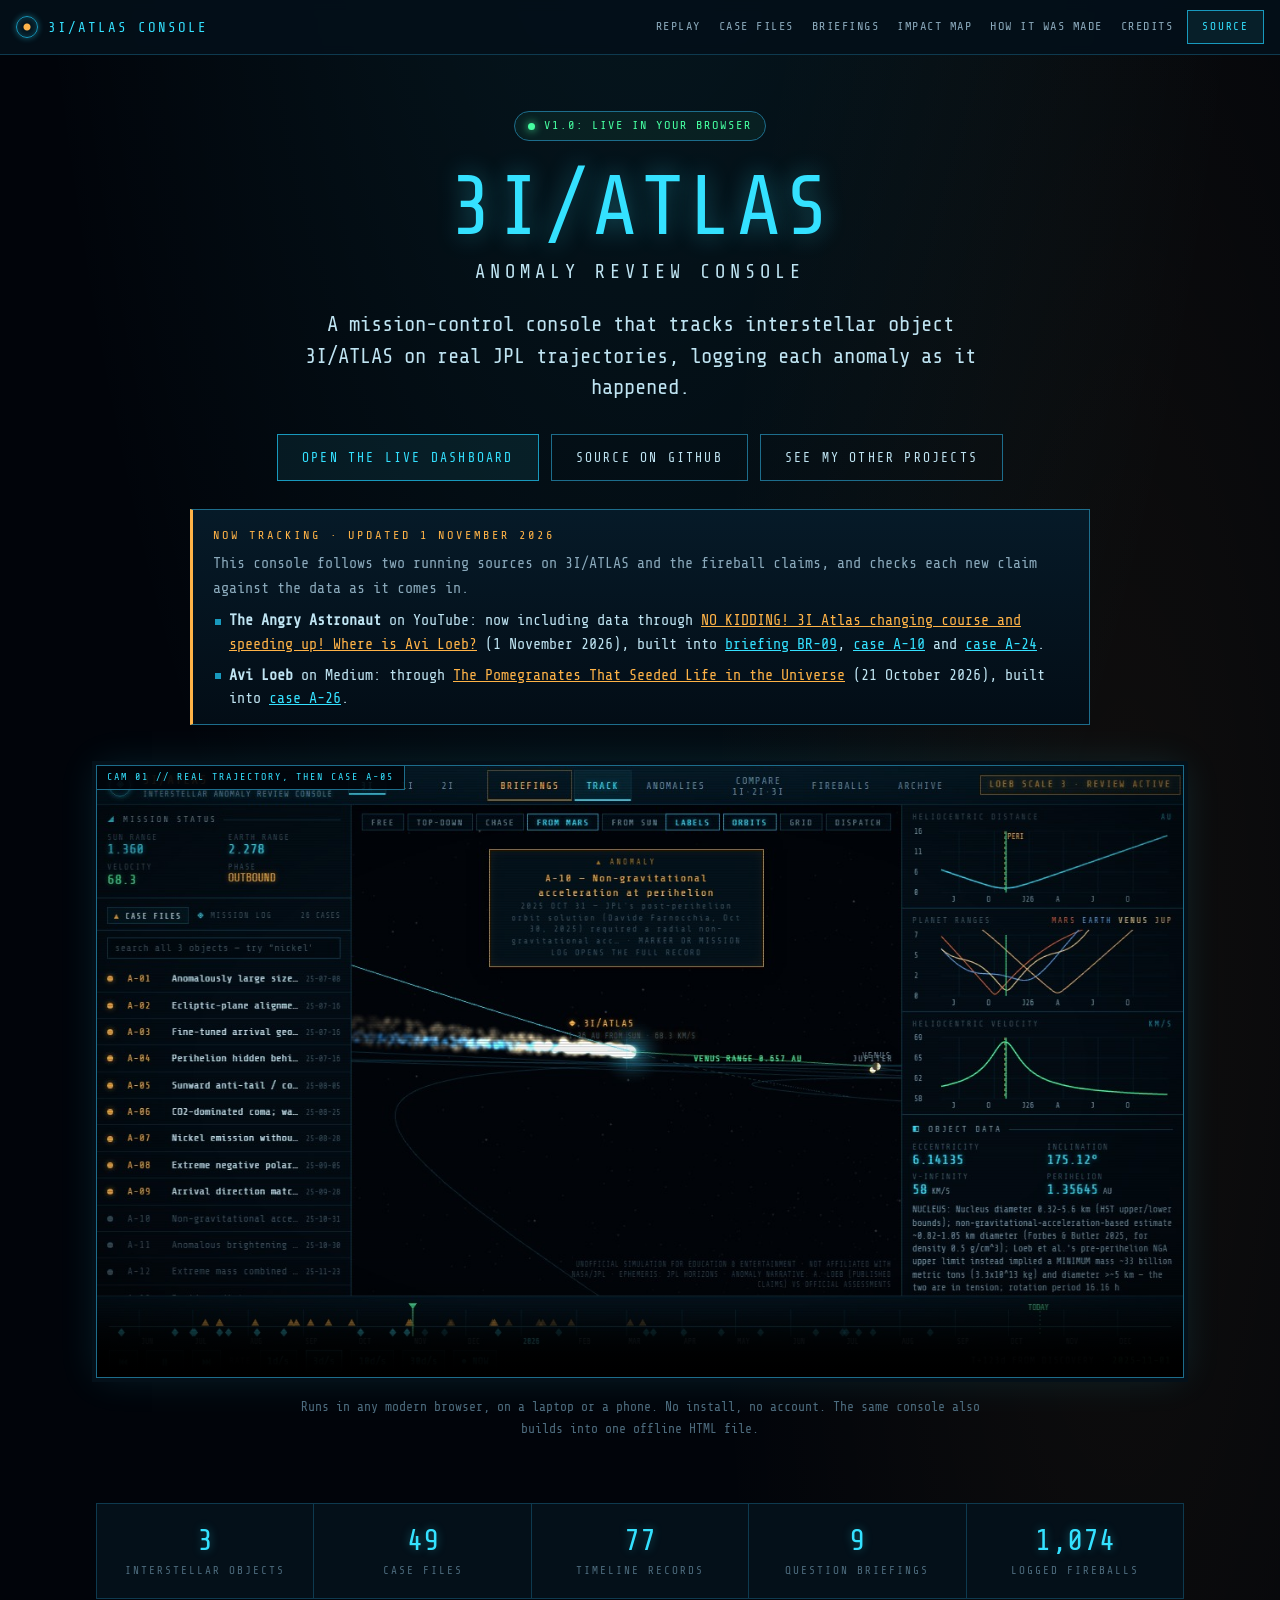
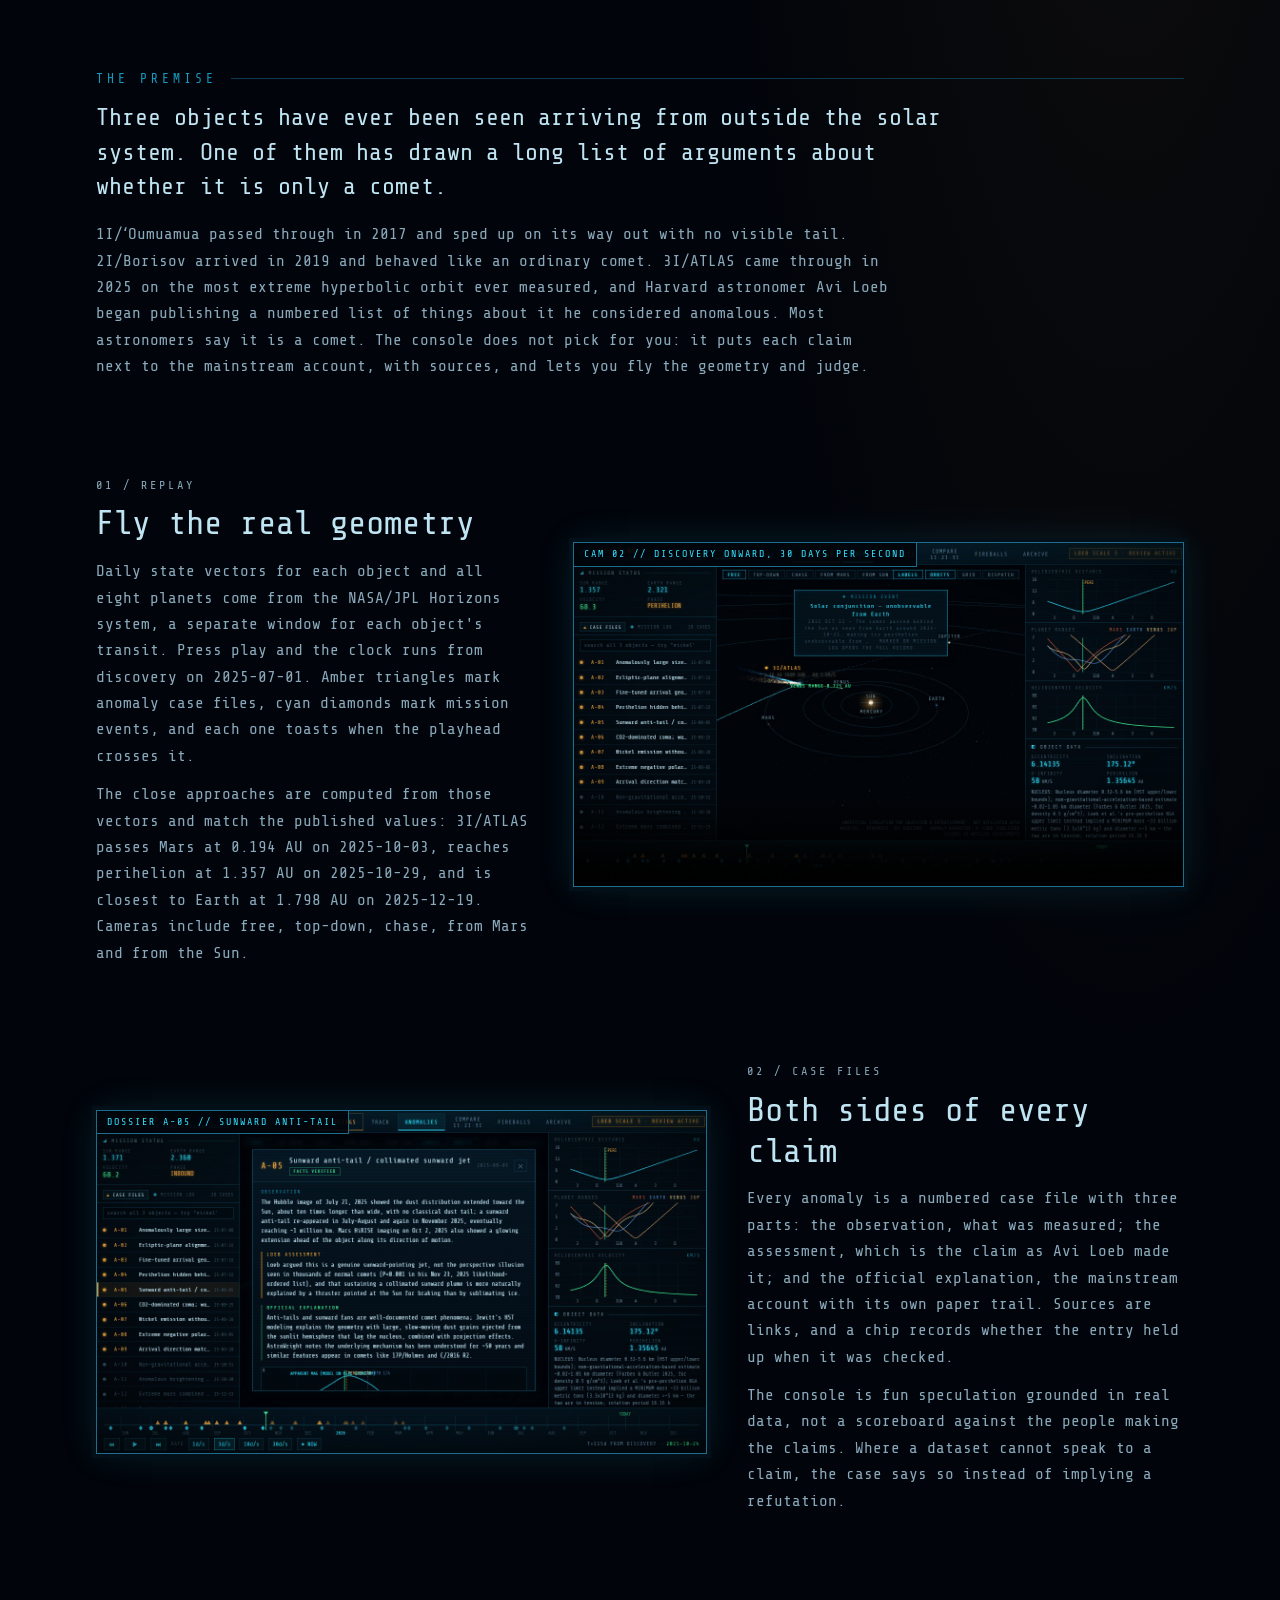
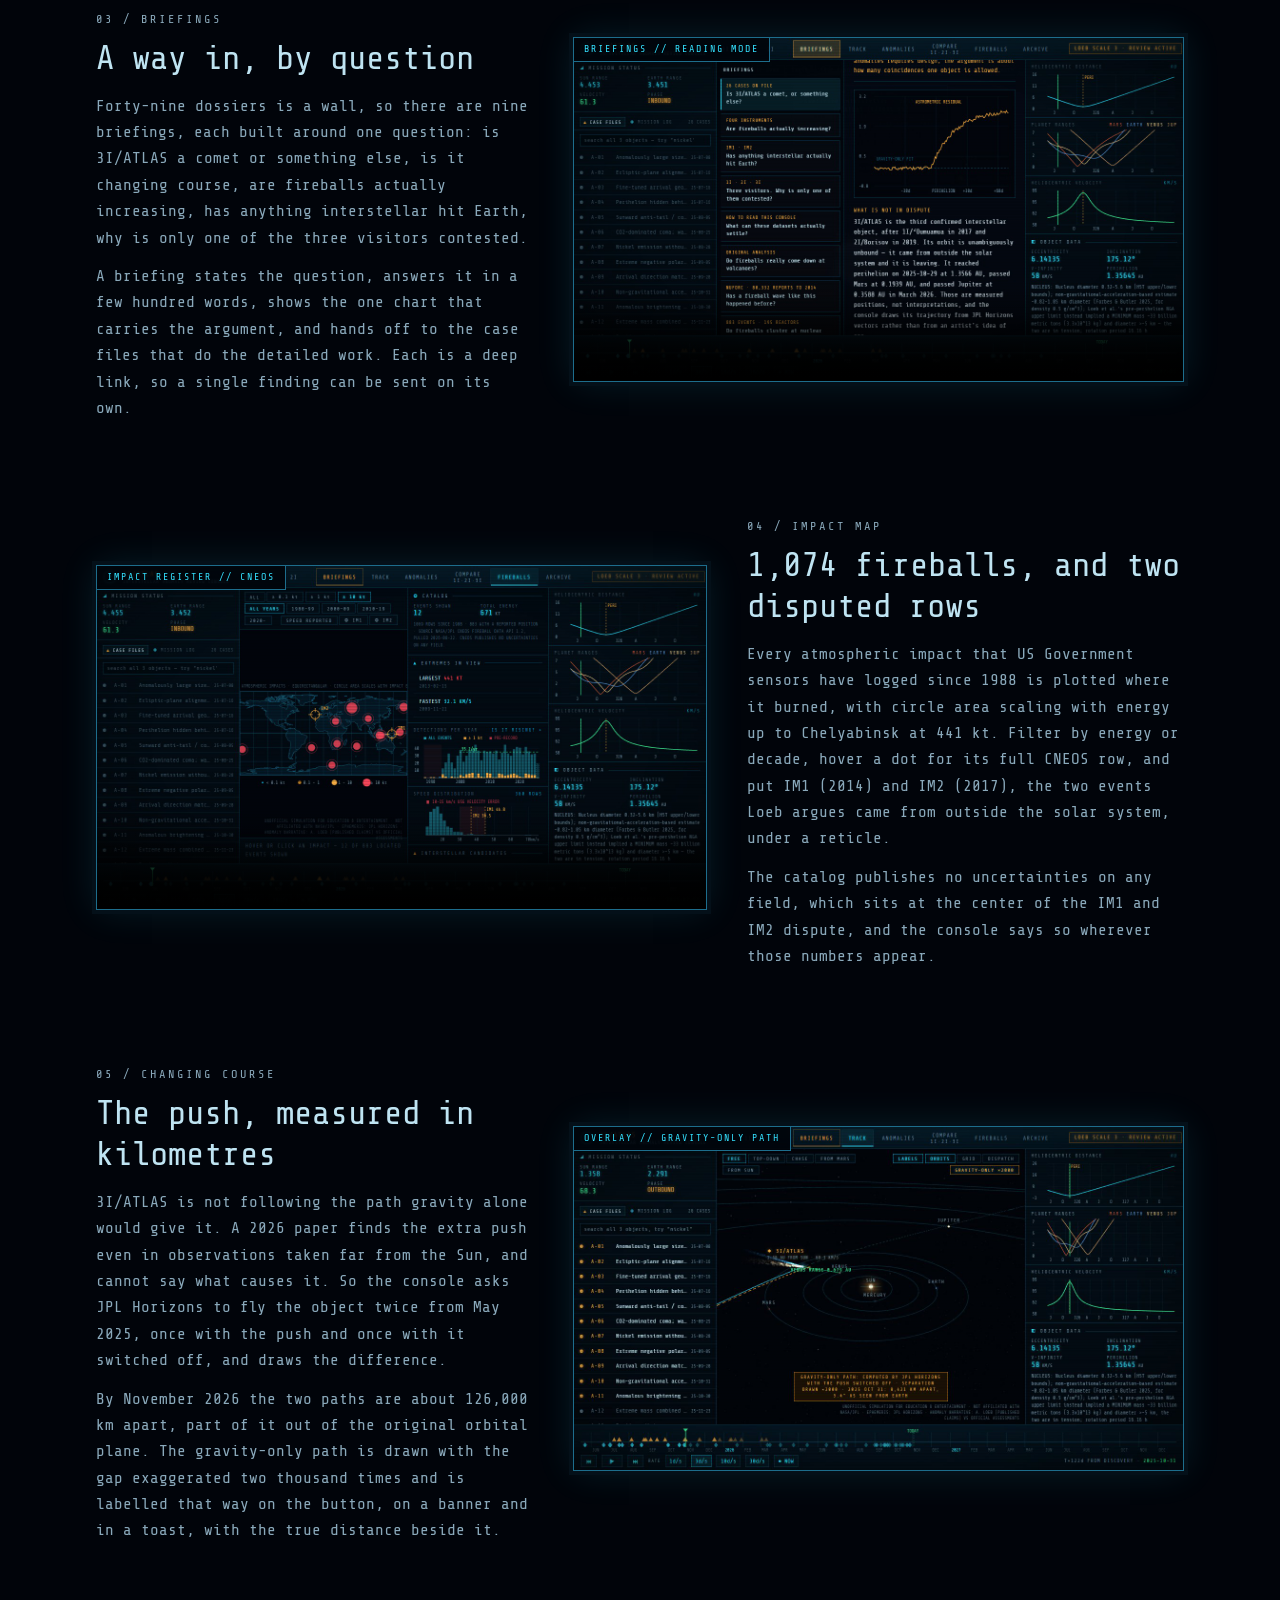
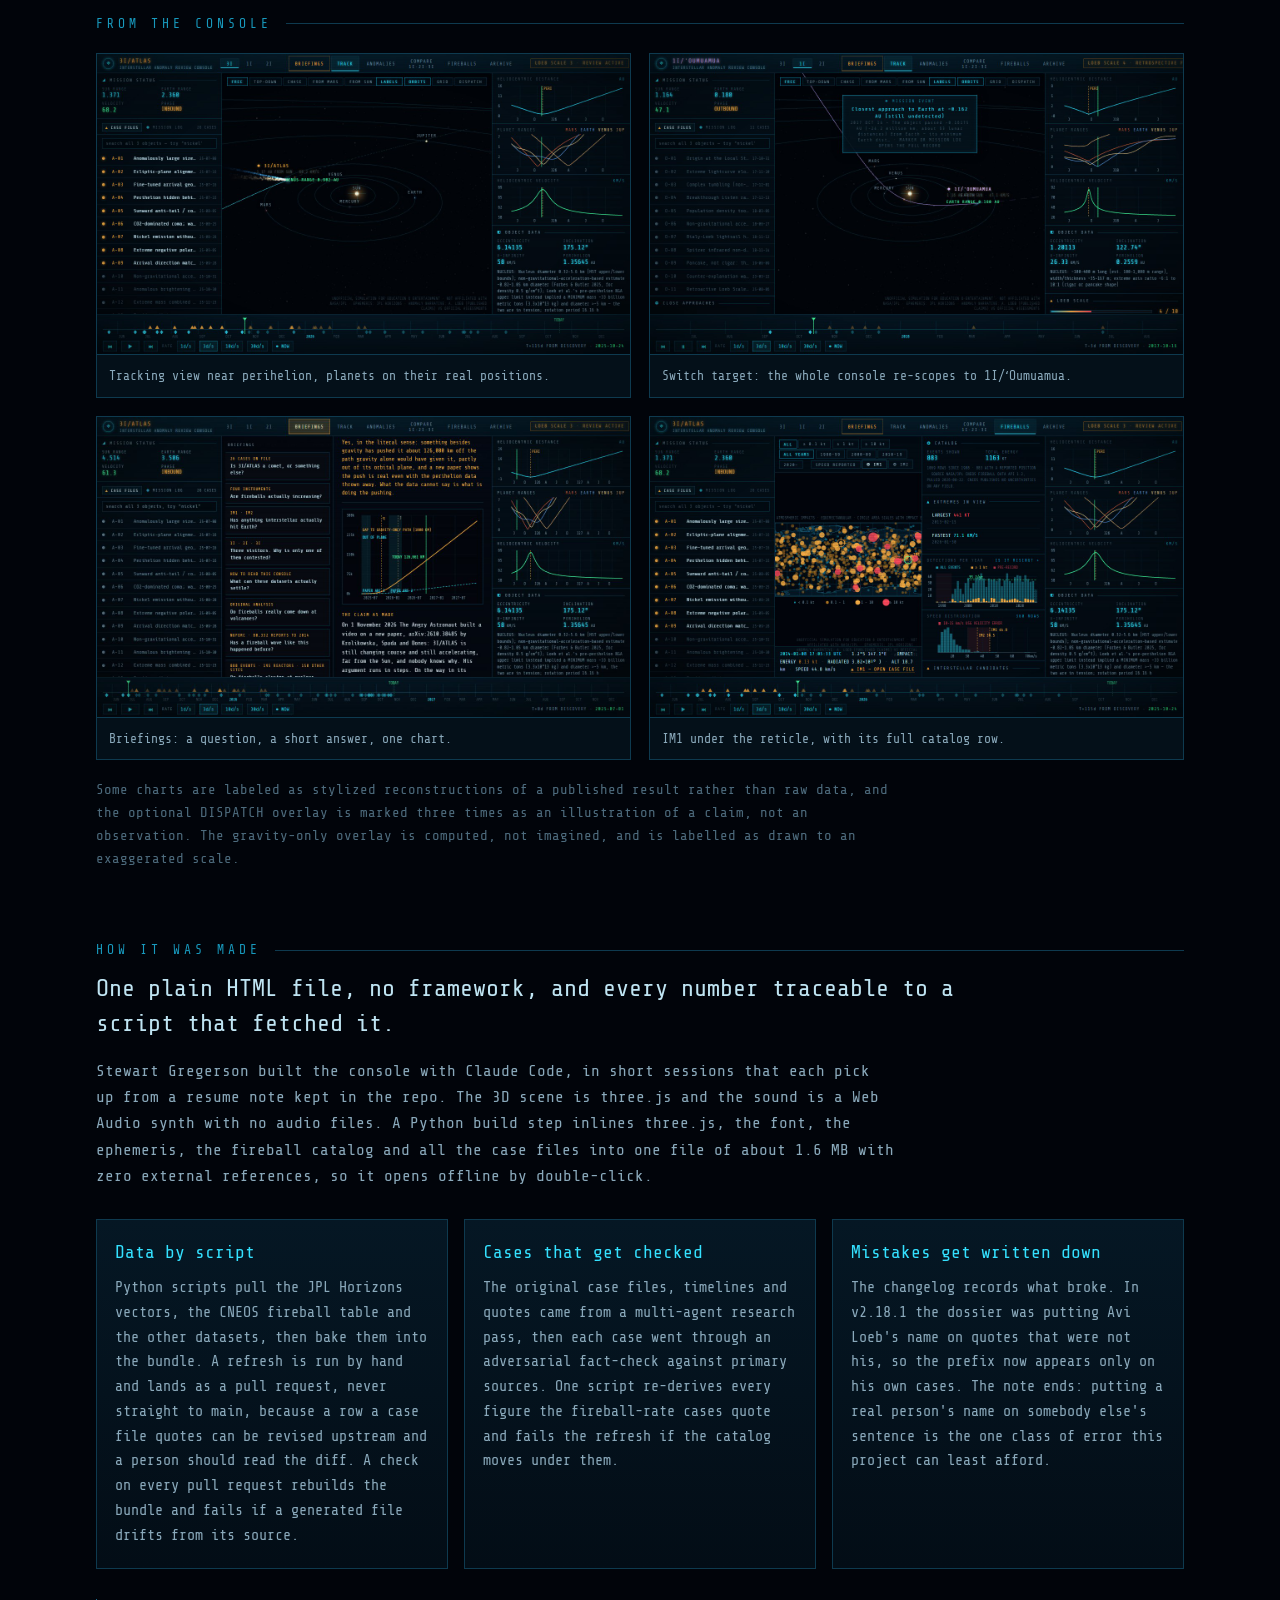
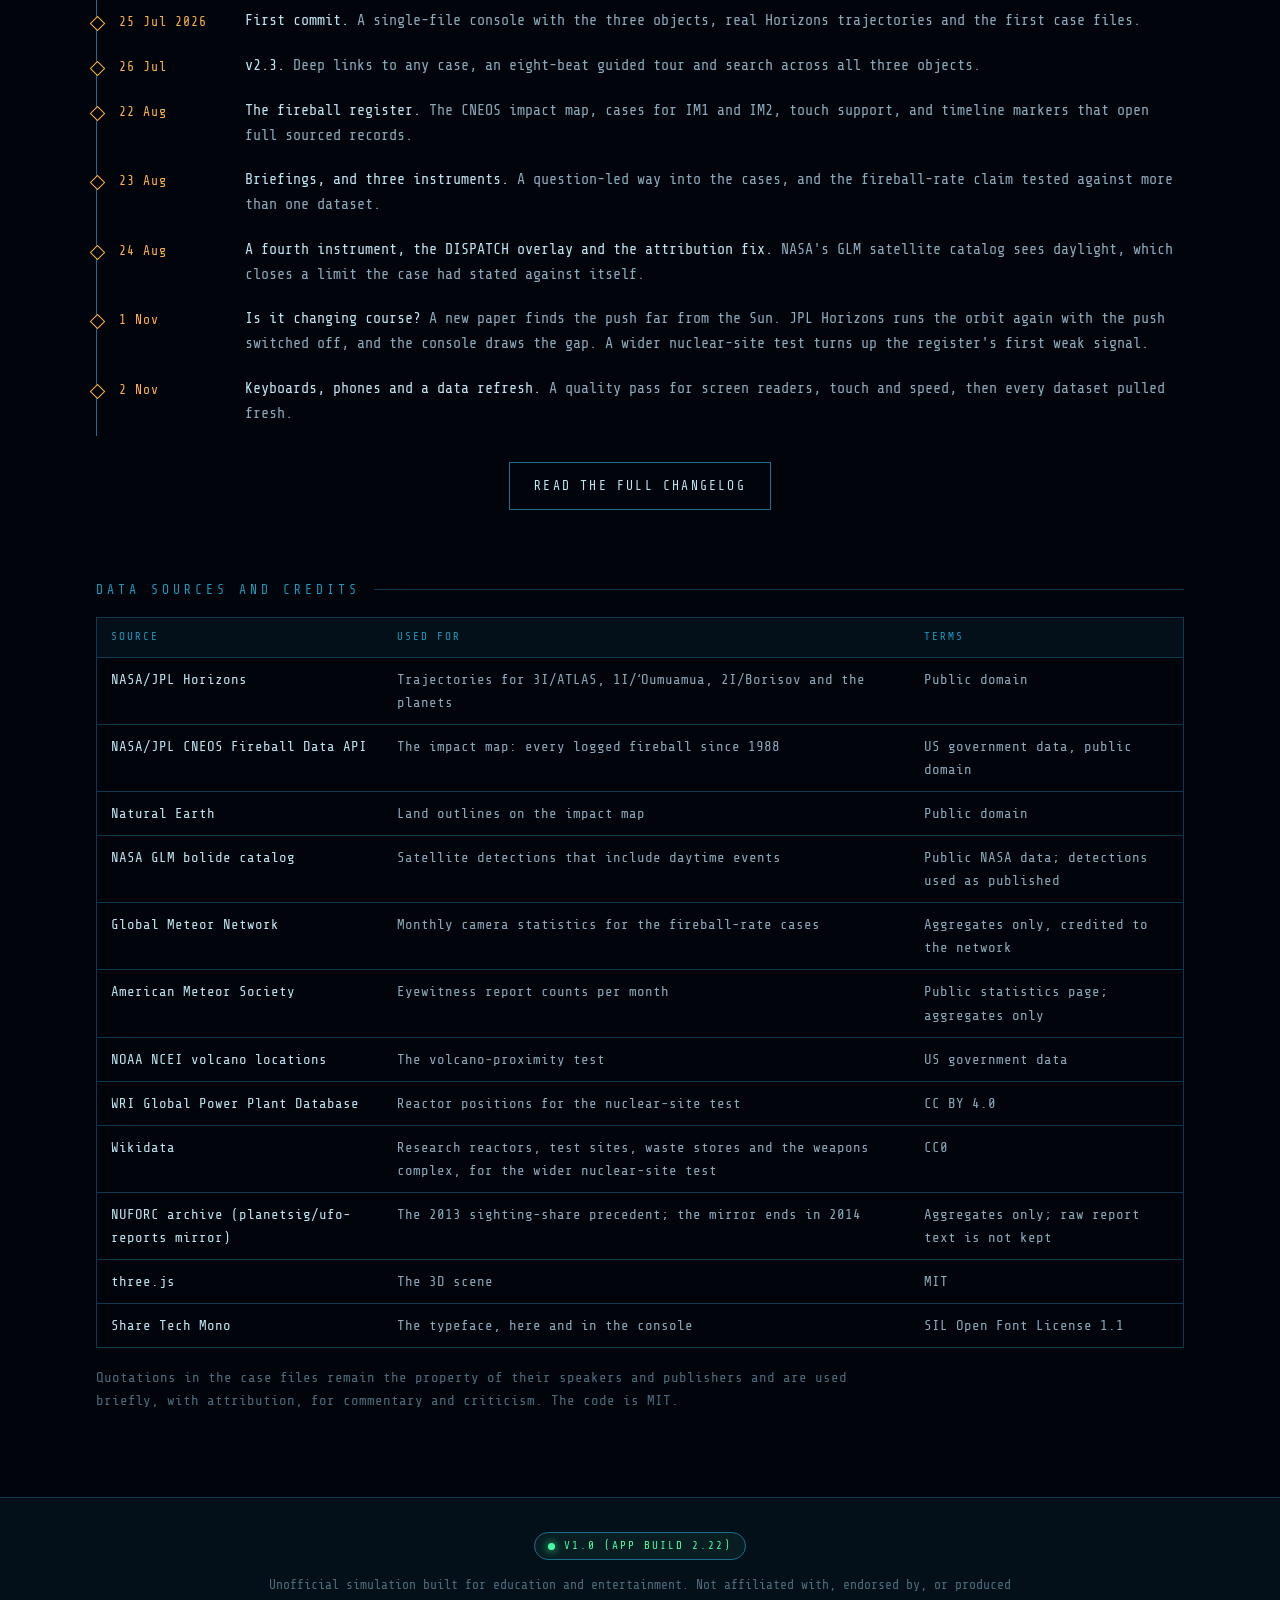
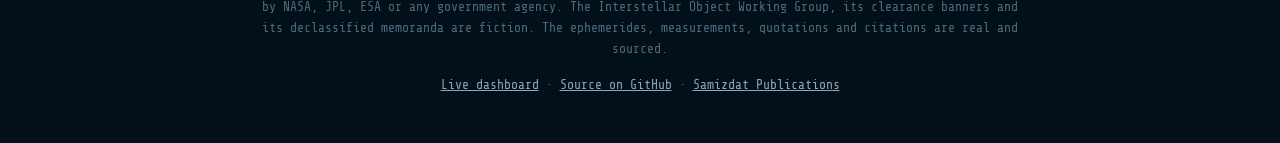
<file: site/index.html>
<!doctype html>
<html lang="en">
<head>
<meta charset="utf-8">
<meta name="viewport" content="width=device-width, initial-scale=1">
<title>3I/ATLAS Anomaly Console: both sides of every claim</title>
<meta name="description" content="A mission-control console that tracks interstellar object 3I/ATLAS on real JPL trajectories, logging each anomaly as it happened. Every claim sits beside the official explanation, with sources.">
<meta name="theme-color" content="#01040a">
<meta name="color-scheme" content="dark">
<meta property="og:title" content="3I/ATLAS Anomaly Console">
<meta property="og:description" content="A mission-control console that tracks interstellar object 3I/ATLAS on real JPL trajectories, logging each anomaly as it happened.">
<meta property="og:image" content="https://3i-atlas-landing.pages.dev/media/og.jpg">
<meta property="og:type" content="website">
<meta name="twitter:card" content="summary_large_image">
<meta name="twitter:image" content="https://3i-atlas-landing.pages.dev/media/og.jpg">
<link rel="icon" href="data:image/svg+xml,%3Csvg xmlns='http://www.w3.org/2000/svg' viewBox='0 0 64 64'%3E%3Crect width='64' height='64' fill='%23041019'/%3E%3Ccircle cx='32' cy='32' r='21' fill='none' stroke='%2334e1ff' stroke-width='3'/%3E%3Ccircle cx='32' cy='32' r='7' fill='%23ffb347'/%3E%3C/svg%3E">
<link rel="preload" href="fonts/sharetechmono.woff2" as="font" type="font/woff2" crossorigin>
<link rel="stylesheet" href="site.css">
</head>
<body>
<a class="skip" href="#replay">Skip to the tour</a>

<header class="bar">
  <a class="bar-mark" href="#top" aria-label="3I/ATLAS Anomaly Console, back to the top"><span class="sigil" aria-hidden="true"></span><b>3I/ATLAS CONSOLE</b></a>
  <nav class="bar-links" aria-label="Sections">
    <a href="#replay">Replay</a>
    <a href="#cases">Case files</a>
    <a href="#briefings">Briefings</a>
    <a href="#fireballs">Impact map</a>
    <a href="#making">How it was made</a>
    <a href="#credits">Credits</a>
  </nav>
  <a class="btn btn-small" href="https://github.com/Samizdat-Publications/3i-atlas-anomaly-console">Source</a>
</header>

<main>

<section class="hero wrap" id="top" aria-labelledby="hero-title">
  <p class="pill"><span class="pill-dot"></span>v1.0: live in your browser</p>
  <h1 id="hero-title">3I/ATLAS<small>ANOMALY REVIEW CONSOLE</small></h1>
  <p class="pitch">A mission-control console that tracks interstellar object 3I/ATLAS on real JPL trajectories, logging each anomaly as it happened.</p>
  <div class="cta">
    <a class="btn" href="https://3i-atlas-anomaly-console.pages.dev">Open the live dashboard</a>
    <a class="btn btn-ghost" href="https://github.com/Samizdat-Publications/3i-atlas-anomaly-console">Source on GitHub</a>
    <a class="btn btn-ghost" href="https://samizdat-e0x.pages.dev/">See my other projects</a>
  </div>
  <!-- tracking:start -->
<aside class="tracking" aria-labelledby="tracking-title">
  <p class="tracking-k" id="tracking-title">NOW TRACKING &middot; UPDATED 1 NOVEMBER 2026</p>
  <p class="tracking-lede">This console follows two running sources on 3I/ATLAS and the fireball claims, and checks each new claim against the data as it comes in.</p>
  <ul>
    <li><b><a href="https://www.youtube.com/@TheAngryAstronaut">The Angry Astronaut</a></b> on YouTube: now including data through <a class="tracking-src" href="https://www.youtube.com/watch?v=ihnlxrNdhEQ">NO KIDDING! 3I Atlas changing course and speeding up! Where is Avi Loeb?</a> (1 November 2026), built into <a href="https://3i-atlas-anomaly-console.pages.dev/#brief/BR-09">briefing BR-09</a>, <a href="https://3i-atlas-anomaly-console.pages.dev/#3i/A-10">case A-10</a> and <a href="https://3i-atlas-anomaly-console.pages.dev/#3i/A-24">case A-24</a>.</li>
    <li><b><a href="https://avi-loeb.medium.com/">Avi Loeb</a></b> on Medium: through <a class="tracking-src" href="https://avi-loeb.medium.com/the-pomegranates-that-seeded-life-in-the-universe-fcb29dce1428">The Pomegranates That Seeded Life in the Universe</a> (21 October 2026), built into <a href="https://3i-atlas-anomaly-console.pages.dev/#3i/A-26">case A-26</a>.</li>
  </ul>
</aside>
<!-- tracking:end -->
  <figure class="monitor hero-monitor">
    <span class="screen-tag">CAM 01 // REAL TRAJECTORY, THEN CASE A-05</span>
    <video id="hero-video" muted loop playsinline autoplay preload="auto" poster="media/hero.jpg" aria-label="The console replays the real 3I/ATLAS trajectory through the Mars pass and perihelion, then opens case file A-05 with the claim and the official explanation side by side.">
      <source src="media/hero.mp4" type="video/mp4">
    </video>
  </figure>
  <p class="hero-note">Runs in any modern browser, on a laptop or a phone. No install, no account. The same console also builds into one offline HTML file.</p>
</section>

<section class="wrap stats-wrap" aria-label="What is in the console">
  <div class="stats">
    <div class="stat"><div class="n">3</div><div class="l">INTERSTELLAR OBJECTS</div></div>
    <div class="stat"><div class="n">49</div><div class="l">CASE FILES</div></div>
    <div class="stat"><div class="n">77</div><div class="l">TIMELINE RECORDS</div></div>
    <div class="stat"><div class="n">9</div><div class="l">QUESTION BRIEFINGS</div></div>
    <div class="stat"><div class="n">1,074</div><div class="l">LOGGED FIREBALLS</div></div>
  </div>
</section>

<section class="wrap premise" aria-labelledby="premise-title">
  <h2 id="premise-title"><span>THE PREMISE</span></h2>
  <p class="lead">Three objects have ever been seen arriving from outside the solar system. One of them has drawn a long list of arguments about whether it is only a comet.</p>
  <p class="body">1I/&#699;Oumuamua passed through in 2017 and sped up on its way out with no visible tail. 2I/Borisov arrived in 2019 and behaved like an ordinary comet. 3I/ATLAS came through in 2025 on the most extreme hyperbolic orbit ever measured, and Harvard astronomer Avi Loeb began publishing a numbered list of things about it he considered anomalous. Most astronomers say it is a comet. The console does not pick for you: it puts each claim next to the mainstream account, with sources, and lets you fly the geometry and judge.</p>
</section>

<section class="wrap feature" id="replay" aria-labelledby="replay-title">
  <div class="feature-text">
    <p class="layer">01 / REPLAY</p>
    <h2 id="replay-title">Fly the real geometry</h2>
    <p>Daily state vectors for each object and all eight planets come from the NASA/JPL Horizons system, a separate window for each object's transit. Press play and the clock runs from discovery on 2025-07-01. Amber triangles mark anomaly case files, cyan diamonds mark mission events, and each one toasts when the playhead crosses it.</p>
    <p>The close approaches are computed from those vectors and match the published values: 3I/ATLAS passes Mars at 0.194 AU on 2025-10-03, reaches perihelion at 1.357 AU on 2025-10-29, and is closest to Earth at 1.798 AU on 2025-12-19. Cameras include free, top-down, chase, from Mars and from the Sun.</p>
  </div>
  <figure class="monitor">
    <span class="screen-tag">CAM 02 // DISCOVERY ONWARD, 30 DAYS PER SECOND</span>
    <video data-inview muted loop playsinline preload="none" poster="media/replay.jpg" aria-label="The replay clock runs from discovery while the object crosses the inner solar system and anomaly and mission events toast as they are reached.">
      <source src="media/replay.mp4" type="video/mp4">
    </video>
  </figure>
</section>

<section class="wrap feature flip" id="cases" aria-labelledby="cases-title">
  <div class="feature-text">
    <p class="layer">02 / CASE FILES</p>
    <h2 id="cases-title">Both sides of every claim</h2>
    <p>Every anomaly is a numbered case file with three parts: the observation, what was measured; the assessment, which is the claim as Avi Loeb made it; and the official explanation, the mainstream account with its own paper trail. Sources are links, and a chip records whether the entry held up when it was checked.</p>
    <p>The console is fun speculation grounded in real data, not a scoreboard against the people making the claims. Where a dataset cannot speak to a claim, the case says so instead of implying a refutation.</p>
  </div>
  <figure class="monitor">
    <span class="screen-tag">DOSSIER A-05 // SUNWARD ANTI-TAIL</span>
    <img src="media/shot-case.jpg" alt="Case file A-05, a sunward anti-tail, with the observation, the Loeb assessment and the official explanation stacked in one dossier." loading="lazy" width="1280" height="720">
  </figure>
</section>

<section class="wrap feature" id="briefings" aria-labelledby="briefings-title">
  <div class="feature-text">
    <p class="layer">03 / BRIEFINGS</p>
    <h2 id="briefings-title">A way in, by question</h2>
    <p>Forty-nine dossiers is a wall, so there are nine briefings, each built around one question: is 3I/ATLAS a comet or something else, is it changing course, are fireballs actually increasing, has anything interstellar hit Earth, why is only one of the three visitors contested.</p>
    <p>A briefing states the question, answers it in a few hundred words, shows the one chart that carries the argument, and hands off to the case files that do the detailed work. Each is a deep link, so a single finding can be sent on its own.</p>
  </div>
  <figure class="monitor">
    <span class="screen-tag">BRIEFINGS // READING MODE</span>
    <video data-inview muted loop playsinline preload="none" poster="media/briefings.jpg" aria-label="The briefings page scrolls through the comet question and then opens the fireball-rate question with its chart.">
      <source src="media/briefings.mp4" type="video/mp4">
    </video>
  </figure>
</section>

<section class="wrap feature flip" id="fireballs" aria-labelledby="fireballs-title">
  <div class="feature-text">
    <p class="layer">04 / IMPACT MAP</p>
    <h2 id="fireballs-title">1,074 fireballs, and two disputed rows</h2>
    <p>Every atmospheric impact that US Government sensors have logged since 1988 is plotted where it burned, with circle area scaling with energy up to Chelyabinsk at 441 kt. Filter by energy or decade, hover a dot for its full CNEOS row, and put IM1 (2014) and IM2 (2017), the two events Loeb argues came from outside the solar system, under a reticle.</p>
    <p>The catalog publishes no uncertainties on any field, which sits at the center of the IM1 and IM2 dispute, and the console says so wherever those numbers appear.</p>
  </div>
  <figure class="monitor">
    <span class="screen-tag">IMPACT REGISTER // CNEOS</span>
    <video data-inview muted loop playsinline preload="none" poster="media/fireballs.jpg" aria-label="Energy filters narrow the impact map to the brightest fireballs, then the IM1 and IM2 reticles lock onto the two disputed events.">
      <source src="media/fireballs.mp4" type="video/mp4">
    </video>
  </figure>
</section>

<section class="wrap feature" id="course" aria-labelledby="course-title">
  <div class="feature-text">
    <p class="layer">05 / CHANGING COURSE</p>
    <h2 id="course-title">The push, measured in kilometres</h2>
    <p>3I/ATLAS is not following the path gravity alone would give it. A 2026 paper finds the extra push even in observations taken far from the Sun, and cannot say what causes it. So the console asks JPL Horizons to fly the object twice from May 2025, once with the push and once with it switched off, and draws the difference.</p>
    <p>By November 2026 the two paths are about 126,000 km apart, part of it out of the original orbital plane. The gravity-only path is drawn with the gap exaggerated two thousand times and is labelled that way on the button, on a banner and in a toast, with the true distance beside it.</p>
  </div>
  <figure class="monitor">
    <span class="screen-tag">OVERLAY // GRAVITY-ONLY PATH</span>
    <img src="media/shot-course.jpg" alt="The tracking view at perihelion with the gravity-only overlay on: a dashed amber path beside the real one, and a banner giving the real separation in kilometres and arcseconds." loading="lazy" width="1280" height="720">
  </figure>
</section>
<section class="wrap gallery" aria-labelledby="gallery-title">
  <h2 id="gallery-title"><span>FROM THE CONSOLE</span></h2>
  <div class="shots">
    <figure><img src="media/shot-track.jpg" alt="The tracking view near perihelion: the object's tail, the planets on their real positions and the timeline of markers underneath." loading="lazy" width="1280" height="720"><figcaption>Tracking view near perihelion, planets on their real positions.</figcaption></figure>
    <figure><img src="media/shot-1i.jpg" alt="The console re-scoped to 1I/Oumuamua, with its own case files, close approaches and telemetry." loading="lazy" width="1280" height="720"><figcaption>Switch target: the whole console re-scopes to 1I/&#699;Oumuamua.</figcaption></figure>
    <figure><img src="media/shot-push.jpg" alt="The briefings page with the question cards on the left and the changing-course briefing open, its chart showing the gap between the real path and the gravity-only path growing to 126,661 km." loading="lazy" width="1280" height="720"><figcaption>Briefings: a question, a short answer, one chart.</figcaption></figure>
    <figure><img src="media/shot-fireballs.jpg" alt="The impact map with the IM1 event selected and its catalog row shown below." loading="lazy" width="1280" height="720"><figcaption>IM1 under the reticle, with its full catalog row.</figcaption></figure>
  </div>
  <p class="note">Some charts are labeled as stylized reconstructions of a published result rather than raw data, and the optional DISPATCH overlay is marked three times as an illustration of a claim, not an observation. The gravity-only overlay is computed, not imagined, and is labelled as drawn to an exaggerated scale.</p>
</section>

<section class="wrap making" id="making" aria-labelledby="making-title">
  <h2 id="making-title"><span>HOW IT WAS MADE</span></h2>
  <p class="lead">One plain HTML file, no framework, and every number traceable to a script that fetched it.</p>
  <p class="body">Stewart Gregerson built the console with Claude Code, in short sessions that each pick up from a resume note kept in the repo. The 3D scene is three.js and the sound is a Web Audio synth with no audio files. A Python build step inlines three.js, the font, the ephemeris, the fireball catalog and all the case files into one file of about 1.6 MB with zero external references, so it opens offline by double-click.</p>

  <div class="pillars">
    <article>
      <h3>Data by script</h3>
      <p>Python scripts pull the JPL Horizons vectors, the CNEOS fireball table and the other datasets, then bake them into the bundle. A refresh is run by hand and lands as a pull request, never straight to main, because a row a case file quotes can be revised upstream and a person should read the diff. A check on every pull request rebuilds the bundle and fails if a generated file drifts from its source.</p>
    </article>
    <article>
      <h3>Cases that get checked</h3>
      <p>The original case files, timelines and quotes came from a multi-agent research pass, then each case went through an adversarial fact-check against primary sources. One script re-derives every figure the fireball-rate cases quote and fails the refresh if the catalog moves under them.</p>
    </article>
    <article>
      <h3>Mistakes get written down</h3>
      <p>The changelog records what broke. In v2.18.1 the dossier was putting Avi Loeb's name on quotes that were not his, so the prefix now appears only on his own cases. The note ends: putting a real person's name on somebody else's sentence is the one class of error this project can least afford.</p>
    </article>
  </div>

  <ol class="timeline">
    <li><time>25 Jul 2026</time><div><b>First commit.</b> A single-file console with the three objects, real Horizons trajectories and the first case files.</div></li>
    <li><time>26 Jul</time><div><b>v2.3.</b> Deep links to any case, an eight-beat guided tour and search across all three objects.</div></li>
    <li><time>22 Aug</time><div><b>The fireball register.</b> The CNEOS impact map, cases for IM1 and IM2, touch support, and timeline markers that open full sourced records.</div></li>
    <li><time>23 Aug</time><div><b>Briefings, and three instruments.</b> A question-led way into the cases, and the fireball-rate claim tested against more than one dataset.</div></li>
    <li><time>24 Aug</time><div><b>A fourth instrument, the DISPATCH overlay and the attribution fix.</b> NASA's GLM satellite catalog sees daylight, which closes a limit the case had stated against itself.</div></li>
    <li><time>1 Nov</time><div><b>Is it changing course?</b> A new paper finds the push far from the Sun. JPL Horizons runs the orbit again with the push switched off, and the console draws the gap. A wider nuclear-site test turns up the register's first weak signal.</div></li>
    <li><time>2 Nov</time><div><b>Keyboards, phones and a data refresh.</b> A quality pass for screen readers, touch and speed, then every dataset pulled fresh.</div></li>
  </ol>
  <p class="center"><a class="btn btn-ghost" href="https://github.com/Samizdat-Publications/3i-atlas-anomaly-console/blob/main/_CHANGELOG.md">Read the full changelog</a></p>
</section>

<section class="wrap credits" id="credits" aria-labelledby="credits-title">
  <h2 id="credits-title"><span>DATA SOURCES AND CREDITS</span></h2>
  <div class="table-wrap">
    <table>
      <thead><tr><th scope="col">Source</th><th scope="col">Used for</th><th scope="col">Terms</th></tr></thead>
      <tbody>
        <tr><th scope="row">NASA/JPL Horizons</th><td>Trajectories for 3I/ATLAS, 1I/&#699;Oumuamua, 2I/Borisov and the planets</td><td>Public domain</td></tr>
        <tr><th scope="row">NASA/JPL CNEOS Fireball Data API</th><td>The impact map: every logged fireball since 1988</td><td>US government data, public domain</td></tr>
        <tr><th scope="row">Natural Earth</th><td>Land outlines on the impact map</td><td>Public domain</td></tr>
        <tr><th scope="row">NASA GLM bolide catalog</th><td>Satellite detections that include daytime events</td><td>Public NASA data; detections used as published</td></tr>
        <tr><th scope="row">Global Meteor Network</th><td>Monthly camera statistics for the fireball-rate cases</td><td>Aggregates only, credited to the network</td></tr>
        <tr><th scope="row">American Meteor Society</th><td>Eyewitness report counts per month</td><td>Public statistics page; aggregates only</td></tr>
        <tr><th scope="row">NOAA NCEI volcano locations</th><td>The volcano-proximity test</td><td>US government data</td></tr>
        <tr><th scope="row">WRI Global Power Plant Database</th><td>Reactor positions for the nuclear-site test</td><td>CC BY 4.0</td></tr>
        <tr><th scope="row">Wikidata</th><td>Research reactors, test sites, waste stores and the weapons complex, for the wider nuclear-site test</td><td>CC0</td></tr>
        <tr><th scope="row">NUFORC archive (planetsig/ufo-reports mirror)</th><td>The 2013 sighting-share precedent; the mirror ends in 2014</td><td>Aggregates only; raw report text is not kept</td></tr>
        <tr><th scope="row">three.js</th><td>The 3D scene</td><td>MIT</td></tr>
        <tr><th scope="row">Share Tech Mono</th><td>The typeface, here and in the console</td><td>SIL Open Font License 1.1</td></tr>
      </tbody>
    </table>
  </div>
  <p class="note">Quotations in the case files remain the property of their speakers and publishers and are used briefly, with attribution, for commentary and criticism. The code is MIT.</p>
</section>

</main>

<footer class="foot">
  <div class="wrap">
    <p class="pill"><span class="pill-dot"></span>v1.0 (app build 2.22)</p>
    <p>Unofficial simulation built for education and entertainment. Not affiliated with, endorsed by, or produced by NASA, JPL, ESA or any government agency. The Interstellar Object Working Group, its clearance banners and its declassified memoranda are fiction. The ephemerides, measurements, quotations and citations are real and sourced.</p>
    <p><a href="https://3i-atlas-anomaly-console.pages.dev">Live dashboard</a> &middot; <a href="https://github.com/Samizdat-Publications/3i-atlas-anomaly-console">Source on GitHub</a> &middot; <a href="https://github.com/Samizdat-Publications">Samizdat Publications</a></p>
  </div>
</footer>

<script src="site.js" defer></script>
</body>
</html>
</file>
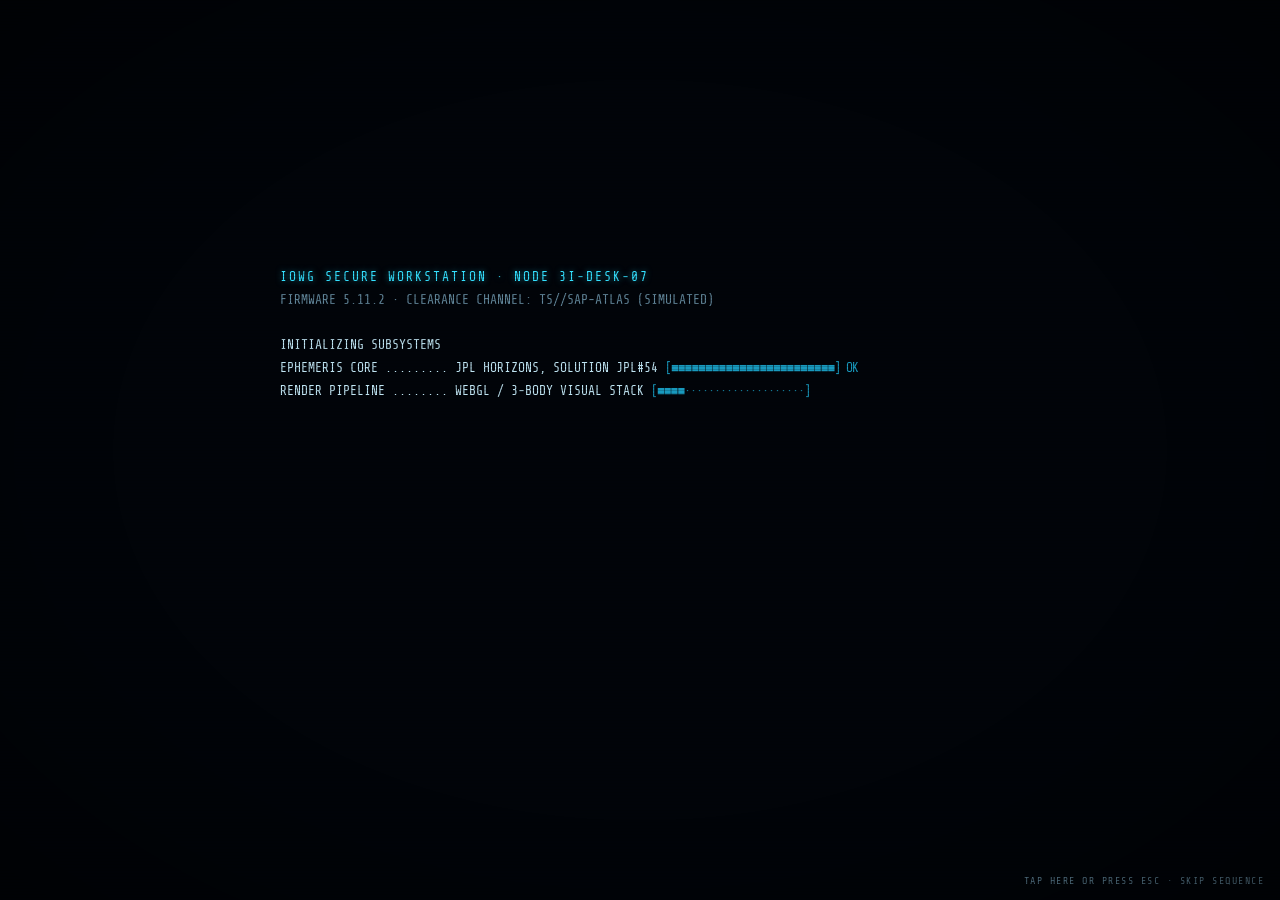
<file: src/index.html>
<!doctype html>
<html lang="en">
<head>
<meta charset="utf-8">
<meta name="viewport" content="width=device-width, initial-scale=1">
<title>3I/ATLAS — INTERSTELLAR ANOMALY REVIEW CONSOLE (dev)</title>
<link rel="icon" href="data:,">
<link rel="stylesheet" href="console.css?v=3">
</head>
<body>
<script src="vendor/three.min.js"></script>
<script src="vendor/OrbitControls.js"></script>
<script src="data-ephemeris.js"></script>
<script src="data-content.js"></script>
<script src="data-fireballs.js"></script>
<script src="data-instruments.js"></script>
<script src="js/core.js"></script>
<script src="js/charts.js"></script>
<script src="js/scene3d.js"></script>
<script src="js/fireballs.js"></script>
<script src="js/briefings.js"></script>
<script src="js/ui.js"></script>
<script src="js/main.js"></script>
</body>
</html>
</file>
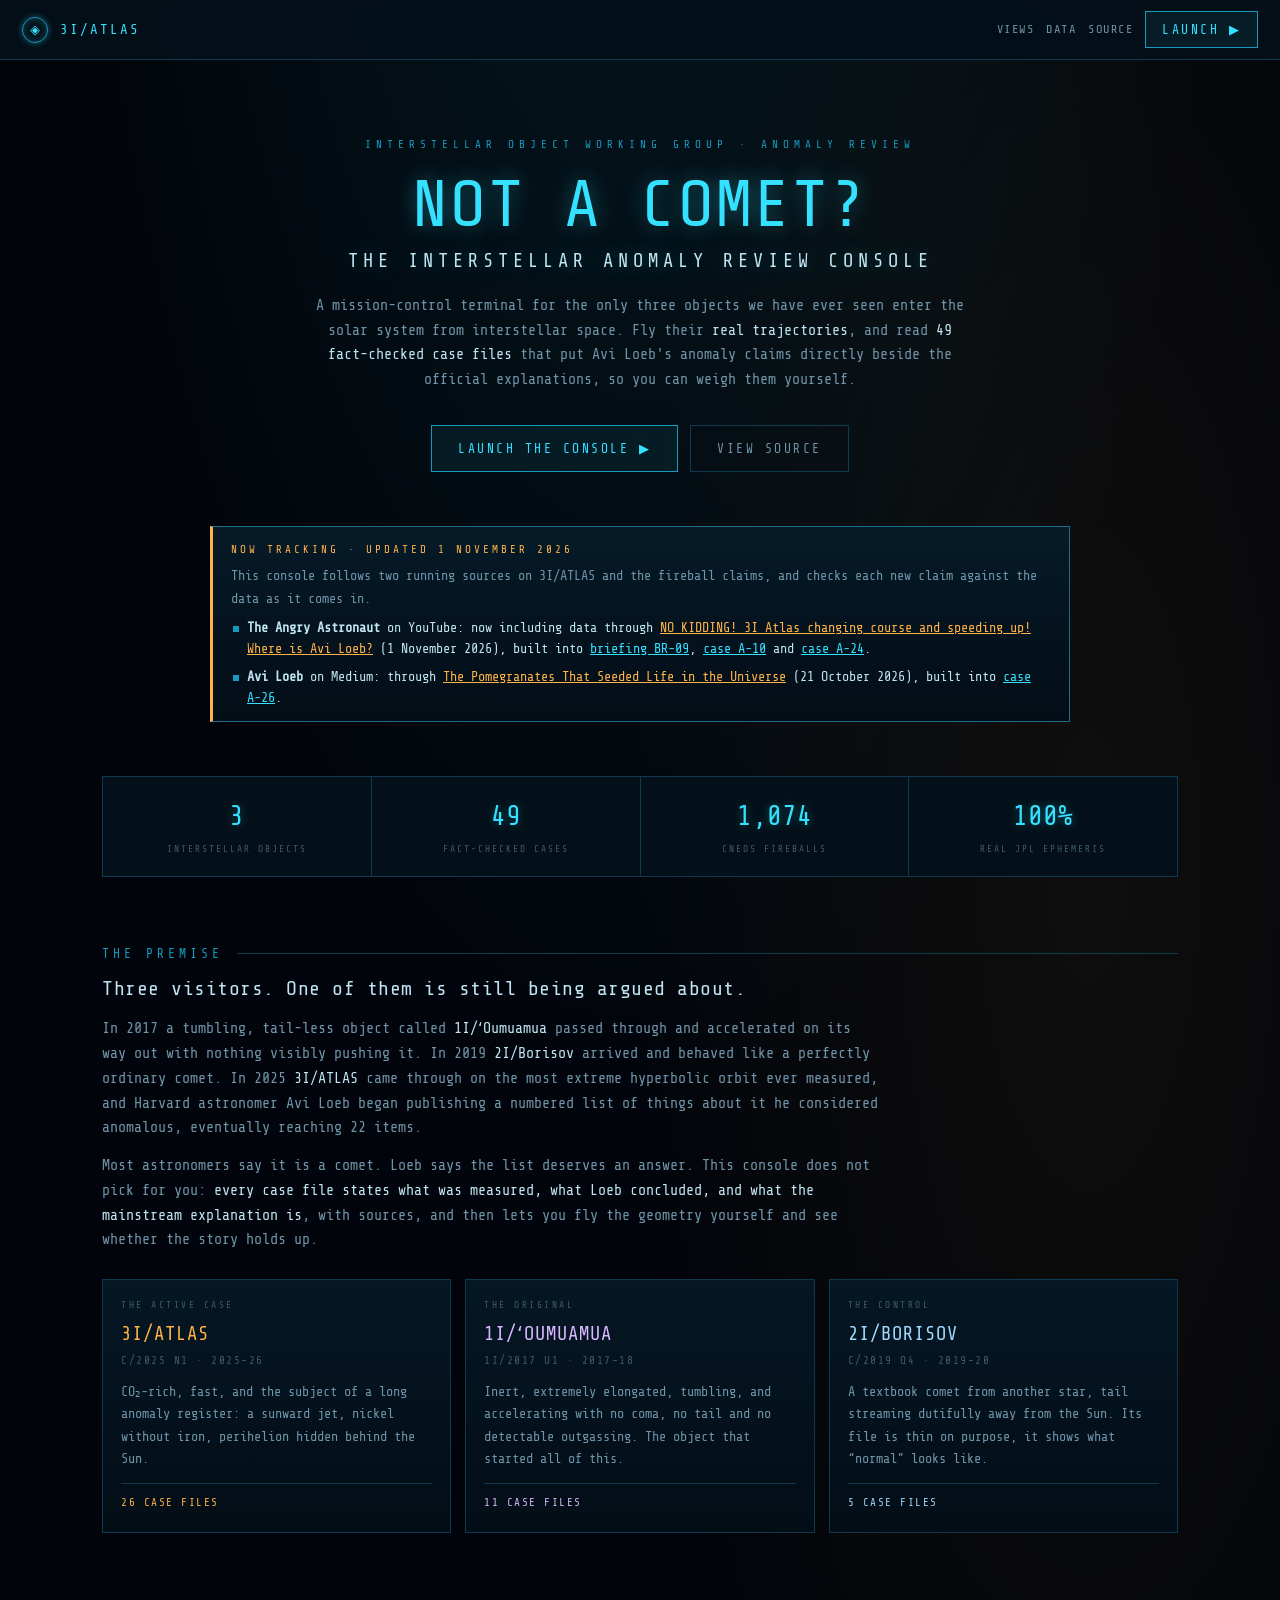
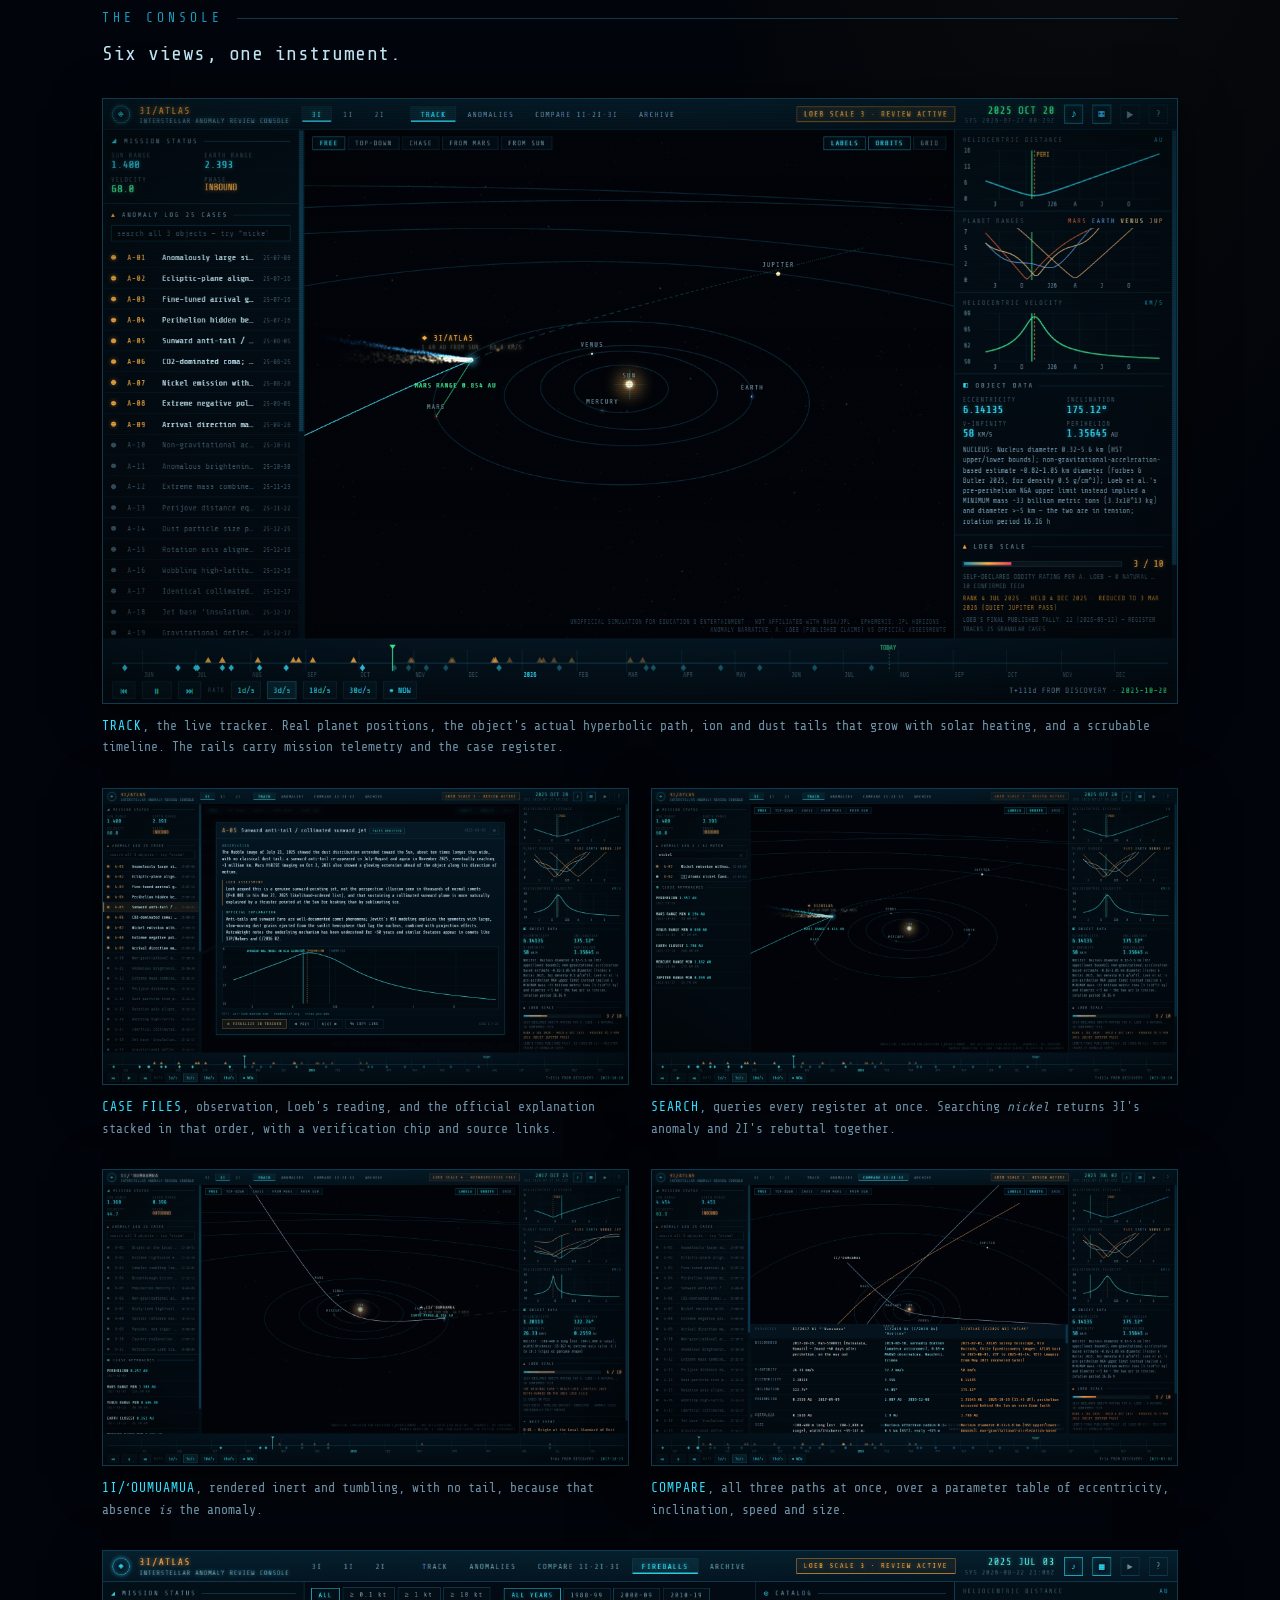
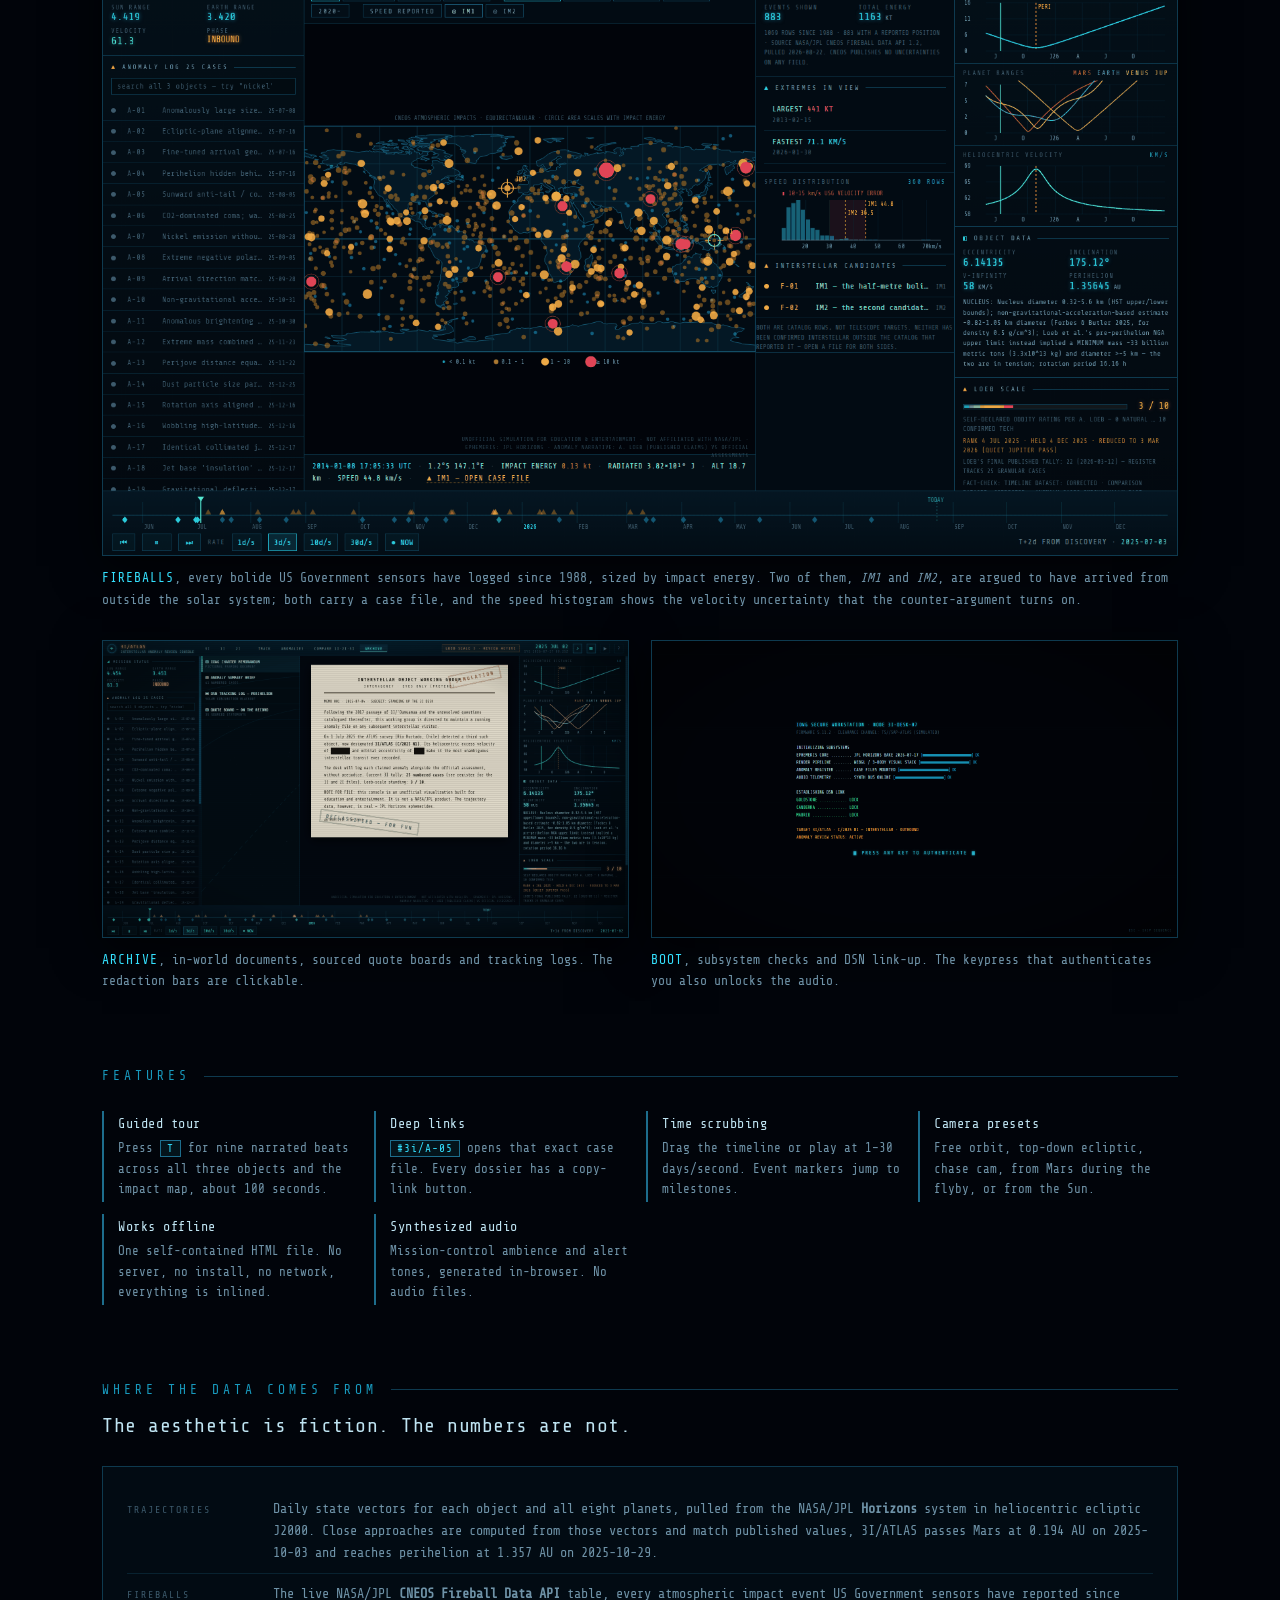
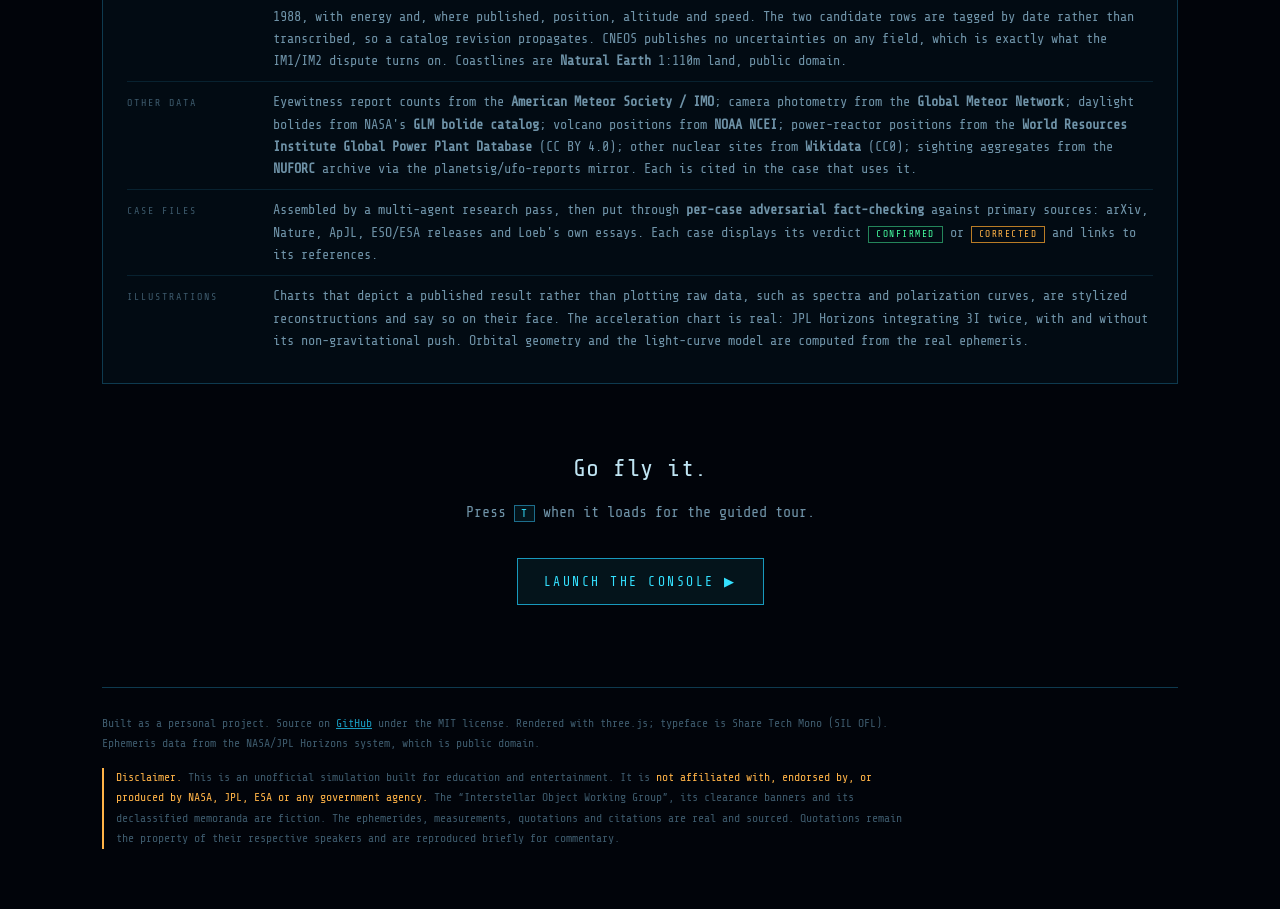
<file: public/about.html>
<!doctype html>
<html lang="en">
<!-- Project landing page. Source of truth; tools/build.py copies it to
     public/about.html and inlines the font. Pure HTML/CSS, no scripts. -->
<meta charset="utf-8">
<meta name="viewport" content="width=device-width, initial-scale=1">
<title>3I/ATLAS · Interstellar Anomaly Review Console</title>
<meta name="description" content="A mission-control terminal for all three interstellar objects, 3I/ATLAS, 1I/'Oumuamua and 2I/Borisov, on real JPL Horizons trajectories, plus the CNEOS fireball map and its two disputed interstellar meteors, with 49 fact-checked case files weighing Avi Loeb's anomaly claims against the official explanations.">
<meta name="theme-color" content="#041019">
<meta name="color-scheme" content="dark">
<meta property="og:type" content="website">
<meta property="og:title" content="3I/ATLAS · Interstellar Anomaly Review Console">
<meta property="og:description" content="Three interstellar visitors, 1,074 logged fireballs. Real data. 49 fact-checked case files, both sides of every argument.">
<meta property="og:image" content="https://3i-atlas-anomaly-console.pages.dev/og-image.png">
<meta name="twitter:card" content="summary_large_image">
<meta name="twitter:image" content="https://3i-atlas-anomaly-console.pages.dev/og-image.png">
<link rel="icon" href="data:image/svg+xml,%3Csvg xmlns='http://www.w3.org/2000/svg' viewBox='0 0 64 64'%3E%3Crect width='64' height='64' fill='%23041019'/%3E%3Ccircle cx='32' cy='32' r='21' fill='none' stroke='%2334e1ff' stroke-width='3'/%3E%3Ccircle cx='32' cy='32' r='7' fill='%23ffb347'/%3E%3C/svg%3E">
<style>
@font-face {
  font-family: 'ShareTechMono';
  src: url("[data-uri]") format('woff2');
  font-weight: 400; font-style: normal; font-display: swap;
}
:root {
  --bg0:#01040a; --bg1:#041019; --bg2:#072030; --line:#0e3a4f; --line-hi:#1d6d8c;
  --cyan:#34e1ff; --cyan-dim:#1899bd; --green:#46ffa1; --amber:#ffb347; --violet:#d9b8ff;
  --blue:#9fd9ff; --txt:#bfe4f2; --txt-dim:#6f93a8; --txt-faint:#3d5a6c;
  --mono:'ShareTechMono', Consolas, 'Courier New', monospace;
}
* { margin:0; padding:0; box-sizing:border-box; }
html { scroll-behavior:smooth; }
body {
  background:var(--bg0); color:var(--txt); font-family:var(--mono); font-size:15px;
  line-height:1.65; -webkit-font-smoothing:antialiased;
  background-image:
    radial-gradient(ellipse 80% 50% at 50% -10%, rgba(52,225,255,.10), transparent 60%),
    radial-gradient(ellipse 60% 40% at 85% 15%, rgba(255,179,71,.06), transparent 60%);
  background-repeat:no-repeat;
}
a { color:var(--cyan); }
.wrap { max-width:1120px; margin:0 auto; padding:0 22px; }

/* ---- top bar ---- */
.bar {
  position:sticky; top:0; z-index:20; display:flex; align-items:center; gap:12px;
  padding:11px 22px; background:rgba(4,16,25,.93); border-bottom:1px solid var(--line);
  backdrop-filter:blur(6px);
}
.sigil {
  width:26px; height:26px; border:1px solid var(--cyan-dim); border-radius:50%;
  display:grid; place-items:center; color:var(--cyan); font-size:13px; flex:0 0 auto;
  box-shadow:inset 0 0 8px rgba(52,225,255,.25), 0 0 6px rgba(52,225,255,.4);
}
.bar b { font-weight:normal; color:var(--cyan); letter-spacing:2px; font-size:14px; }
.bar .sp { flex:1; }
.bar a.lnk { color:var(--txt-dim); text-decoration:none; font-size:12px; letter-spacing:1.5px; }
.bar a.lnk:hover { color:var(--cyan); }

/* ---- now tracking (written by tools/update_tracking.py) ---- */
.tracking { margin:0 auto 34px; max-width:860px; padding:14px 18px 12px; border:1px solid var(--line-hi);
  border-left:3px solid var(--amber); background:linear-gradient(180deg,#061a28,#030d16); }
.tracking-k { font-size:11px; letter-spacing:3px; color:var(--amber); margin-bottom:6px; }
.tracking-lede { font-size:13.5px; color:var(--txt-dim); margin-bottom:8px; }
.tracking ul { list-style:none; display:grid; gap:7px; padding:0; margin:0; }
.tracking li { font-size:13.5px; line-height:1.55; padding-left:16px; position:relative; }
.tracking li::before { content: ''; position: absolute; left: 2px; top: .62em; width: 6px; height: 6px; background: var(--cyan-dim); }
.tracking b a { color:var(--txt); text-decoration:none; }
.tracking a { overflow-wrap:anywhere; }
.tracking a.tracking-src { color:var(--amber); }
/* ---- hero ---- */
.hero { padding:76px 0 54px; text-align:center; }
.kicker { font-size:11px; letter-spacing:5px; color:var(--cyan-dim); margin-bottom:16px; }
h1 {
  font-size:clamp(34px,6.4vw,66px); line-height:1.05; letter-spacing:2px; font-weight:normal;
  color:var(--cyan); text-shadow:0 0 22px rgba(52,225,255,.4);
}
h1 small { display:block; font-size:clamp(13px,1.9vw,19px); letter-spacing:5px; color:var(--txt); margin-top:12px; }
.sub { max-width:660px; margin:22px auto 0; color:var(--txt-dim); font-size:15px; }
.sub b { color:var(--txt); font-weight:normal; }
.cta { display:flex; gap:12px; justify-content:center; flex-wrap:wrap; margin-top:32px; }
.btn {
  display:inline-block; padding:12px 26px; font-size:13px; letter-spacing:2.5px;
  text-decoration:none; border:1px solid var(--cyan-dim); color:var(--cyan);
  background:rgba(52,225,255,.07); transition:background .18s, box-shadow .18s;
}
.btn:hover { background:rgba(52,225,255,.16); box-shadow:0 0 20px rgba(52,225,255,.2); }
.btn.ghost { border-color:var(--line); color:var(--txt-dim); background:none; }
.btn.ghost:hover { color:var(--txt); border-color:var(--line-hi); box-shadow:none; }

/* ---- stat strip ---- */
.stats {
  display:grid; grid-template-columns:repeat(auto-fit,minmax(160px,1fr)); gap:1px;
  background:var(--line); border:1px solid var(--line); margin:54px 0 0;
}
.stat { background:var(--bg1); padding:18px 16px; text-align:center; }
.stat .n { font-size:27px; color:var(--cyan); text-shadow:0 0 10px rgba(52,225,255,.35); }
.stat .l { font-size:9.5px; letter-spacing:2px; color:var(--txt-faint); margin-top:3px; }

/* ---- sections ---- */
section { padding:66px 0 8px; }
h2 {
  font-size:13px; letter-spacing:4px; color:var(--cyan-dim); font-weight:normal;
  display:flex; align-items:center; gap:14px; margin-bottom:10px;
}
h2::after { content:''; flex:1; height:1px; background:var(--line); }
.lead { font-size:20px; color:var(--txt); letter-spacing:.5px; margin-bottom:14px; line-height:1.45; }
p.body { color:var(--txt-dim); max-width:780px; margin-bottom:13px; }
p.body b { color:var(--txt); font-weight:normal; }

/* ---- object cards ---- */
.objs { display:grid; grid-template-columns:repeat(auto-fit,minmax(268px,1fr)); gap:14px; margin-top:26px; }
.obj { border:1px solid var(--line); background:linear-gradient(180deg,#051724,#030d16); padding:18px 18px 20px; }
.obj .tag { font-size:9.5px; letter-spacing:2.5px; color:var(--txt-faint); }
.obj h3 { font-size:19px; font-weight:normal; letter-spacing:1px; margin:5px 0 2px; }
.obj .era { font-size:11px; color:var(--txt-faint); letter-spacing:1.5px; }
.obj p { font-size:13.5px; color:var(--txt-dim); margin-top:11px; }
.obj .cases { margin-top:13px; font-size:11px; letter-spacing:1.5px; padding-top:10px; border-top:1px solid var(--line); }
.o3 h3, .o3 .cases { color:var(--amber); }
.o1 h3, .o1 .cases { color:var(--violet); }
.o2 h3, .o2 .cases { color:var(--blue); }

/* ---- screenshots ---- */
figure { margin:30px 0 0; }
figure img {
  width:100%; display:block; border:1px solid var(--line);
  box-shadow:0 10px 44px rgba(0,0,0,.7);
}
figcaption { margin-top:11px; font-size:13px; color:var(--txt-dim); }
figcaption b { color:var(--cyan); font-weight:normal; letter-spacing:1px; }
.pair { display:grid; grid-template-columns:1fr 1fr; gap:22px; }
@media (max-width:820px) { .pair { grid-template-columns:1fr; } }

/* ---- feature list ---- */
.feats { display:grid; grid-template-columns:repeat(auto-fit,minmax(250px,1fr)); gap:12px; margin-top:24px; }
.feat { border-left:2px solid var(--line-hi); padding:2px 0 2px 14px; }
.feat h4 { font-size:13.5px; font-weight:normal; color:var(--txt); letter-spacing:.5px; }
.feat p { font-size:12.5px; color:var(--txt-dim); margin-top:3px; }
kbd {
  font-family:var(--mono); font-size:11px; border:1px solid var(--line-hi);
  background:rgba(52,225,255,.07); color:var(--cyan); padding:1px 6px; letter-spacing:1px;
}

/* ---- verdict / provenance ---- */
.prov { border:1px solid var(--line); background:rgba(4,16,25,.6); padding:22px 24px; margin-top:26px; }
.prov .row { display:flex; gap:14px; padding:9px 0; border-bottom:1px solid rgba(14,58,79,.5); font-size:13.5px; }
.prov .row:last-child { border-bottom:none; }
.prov .row span:first-child { flex:0 0 132px; font-size:10px; letter-spacing:2px; color:var(--txt-faint); padding-top:4px; }
.prov .row span:last-child { color:var(--txt-dim); }
.chip { display:inline-block; padding:0 7px; font-size:9.5px; letter-spacing:1.5px; border:1px solid rgba(70,255,161,.5); color:var(--green); }

/* ---- footer ---- */
footer { margin-top:74px; border-top:1px solid var(--line); padding:26px 0 60px; }
footer p { font-size:11.5px; color:var(--txt-faint); line-height:1.75; max-width:820px; }
footer a { color:var(--cyan-dim); }
.disc { margin-top:14px; border-left:2px solid var(--amber); padding-left:12px; }
.disc b { color:var(--amber); font-weight:normal; }
@media (prefers-reduced-motion:reduce) { html { scroll-behavior:auto; } }
</style>

<div class="bar">
  <div class="sigil">&#9672;</div>
  <b>3I/ATLAS</b>
  <div class="sp"></div>
  <a class="lnk" href="#views">VIEWS</a>
  <a class="lnk" href="#data">DATA</a>
  <a class="lnk" href="https://github.com/Samizdat-Publications/3i-atlas-anomaly-console">SOURCE</a>
  <a class="btn" href="/" style="padding:7px 16px">LAUNCH &#9654;</a>
</div>

<div class="wrap">

  <div class="hero">
    <div class="kicker">INTERSTELLAR OBJECT WORKING GROUP &middot; ANOMALY REVIEW</div>
    <h1>NOT A COMET?<small>THE INTERSTELLAR ANOMALY REVIEW CONSOLE</small></h1>
    <p class="sub">
      A mission-control terminal for the only three objects we have ever seen enter the solar
      system from interstellar space. Fly their <b>real trajectories</b>, and read <b>49
      fact-checked case files</b> that put Avi Loeb's anomaly claims directly beside the
      official explanations, so you can weigh them yourself.
    </p>
    <div class="cta">
      <a class="btn" href="/">LAUNCH THE CONSOLE &#9654;</a>
      <a class="btn ghost" href="https://github.com/Samizdat-Publications/3i-atlas-anomaly-console">VIEW SOURCE</a>
    </div>
  </div>

  <!-- tracking:start -->
<aside class="tracking" aria-labelledby="tracking-title">
  <p class="tracking-k" id="tracking-title">NOW TRACKING &middot; UPDATED 1 NOVEMBER 2026</p>
  <p class="tracking-lede">This console follows two running sources on 3I/ATLAS and the fireball claims, and checks each new claim against the data as it comes in.</p>
  <ul>
    <li><b><a href="https://www.youtube.com/@TheAngryAstronaut">The Angry Astronaut</a></b> on YouTube: now including data through <a class="tracking-src" href="https://www.youtube.com/watch?v=ihnlxrNdhEQ">NO KIDDING! 3I Atlas changing course and speeding up! Where is Avi Loeb?</a> (1 November 2026), built into <a href="/#brief/BR-09">briefing BR-09</a>, <a href="/#3i/A-10">case A-10</a> and <a href="/#3i/A-24">case A-24</a>.</li>
    <li><b><a href="https://avi-loeb.medium.com/">Avi Loeb</a></b> on Medium: through <a class="tracking-src" href="https://avi-loeb.medium.com/the-pomegranates-that-seeded-life-in-the-universe-fcb29dce1428">The Pomegranates That Seeded Life in the Universe</a> (21 October 2026), built into <a href="/#3i/A-26">case A-26</a>.</li>
  </ul>
</aside>
<!-- tracking:end -->

  <div class="stats">
    <div class="stat"><div class="n">3</div><div class="l">INTERSTELLAR OBJECTS</div></div>
    <div class="stat"><div class="n">49</div><div class="l">FACT-CHECKED CASES</div></div>
    <div class="stat"><div class="n">1,074</div><div class="l">CNEOS FIREBALLS</div></div>
    <div class="stat"><div class="n">100%</div><div class="l">REAL JPL EPHEMERIS</div></div>
  </div>

  <section>
    <h2>THE PREMISE</h2>
    <div class="lead">Three visitors. One of them is still being argued about.</div>
    <p class="body">
      In 2017 a tumbling, tail-less object called <b>1I/&#699;Oumuamua</b> passed through and
      accelerated on its way out with nothing visibly pushing it. In 2019
      <b>2I/Borisov</b> arrived and behaved like a perfectly ordinary comet. In 2025
      <b>3I/ATLAS</b> came through on the most extreme hyperbolic orbit ever measured, and
      Harvard astronomer Avi Loeb began publishing a numbered list of things about it he
      considered anomalous, eventually reaching 22 items.
    </p>
    <p class="body">
      Most astronomers say it is a comet. Loeb says the list deserves an answer. This console
      does not pick for you: <b>every case file states what was measured, what Loeb concluded,
      and what the mainstream explanation is</b>, with sources, and then lets you fly the
      geometry yourself and see whether the story holds up.
    </p>

    <div class="objs">
      <div class="obj o3">
        <div class="tag">THE ACTIVE CASE</div>
        <h3>3I/ATLAS</h3>
        <div class="era">C/2025 N1 &middot; 2025&ndash;26</div>
        <p>CO&#8322;-rich, fast, and the subject of a long anomaly register: a sunward jet,
           nickel without iron, perihelion hidden behind the Sun.</p>
        <div class="cases">26 CASE FILES</div>
      </div>
      <div class="obj o1">
        <div class="tag">THE ORIGINAL</div>
        <h3>1I/&#699;OUMUAMUA</h3>
        <div class="era">1I/2017 U1 &middot; 2017&ndash;18</div>
        <p>Inert, extremely elongated, tumbling, and accelerating with no coma, no tail and
           no detectable outgassing. The object that started all of this.</p>
        <div class="cases">11 CASE FILES</div>
      </div>
      <div class="obj o2">
        <div class="tag">THE CONTROL</div>
        <h3>2I/BORISOV</h3>
        <div class="era">C/2019 Q4 &middot; 2019&ndash;20</div>
        <p>A textbook comet from another star, tail streaming dutifully away from the Sun.
           Its file is thin on purpose, it shows what &ldquo;normal&rdquo; looks like.</p>
        <div class="cases">5 CASE FILES</div>
      </div>
    </div>
  </section>

  <section id="views">
    <h2>THE CONSOLE</h2>
    <div class="lead">Six views, one instrument.</div>

    <figure>
      <img src="shots/track.png" alt="The 3D tracking view: 3I/ATLAS crossing the inner solar system with ion and dust tails, planets on real positions, telemetry charts and the anomaly log.">
      <figcaption><b>TRACK</b>, the live tracker. Real planet positions, the object's actual
      hyperbolic path, ion and dust tails that grow with solar heating, and a scrubable
      timeline. The rails carry mission telemetry and the case register.</figcaption>
    </figure>

    <div class="pair">
      <figure>
        <img loading="lazy" decoding="async" src="shots/case.png" alt="An open case file showing the observation, Loeb's assessment with a sourced quote, and the official explanation side by side.">
        <figcaption><b>CASE FILES</b>, observation, Loeb's reading, and the official
        explanation stacked in that order, with a verification chip and source links.</figcaption>
      </figure>
      <figure>
        <img loading="lazy" decoding="async" src="shots/search.png" alt="Cross-object search for the word nickel, returning a case from 3I/ATLAS and a case from 2I/Borisov.">
        <figcaption><b>SEARCH</b>, queries every register at once. Searching
        <em>nickel</em> returns 3I's anomaly and 2I's rebuttal together.</figcaption>
      </figure>
    </div>

    <div class="pair">
      <figure>
        <img loading="lazy" decoding="async" src="shots/oumuamua.png" alt="1I/'Oumuamua rendered as a tumbling elongated object with no tail at all.">
        <figcaption><b>1I/&#699;OUMUAMUA</b>, rendered inert and tumbling, with no tail,
        because that absence <em>is</em> the anomaly.</figcaption>
      </figure>
      <figure>
        <img loading="lazy" decoding="async" src="shots/compare.png" alt="Compare mode showing all three interstellar trajectories at once above a parameter table.">
        <figcaption><b>COMPARE</b>, all three paths at once, over a parameter table of
        eccentricity, inclination, speed and size.</figcaption>
      </figure>
    </div>

    <figure>
      <img loading="lazy" decoding="async" src="shots/fireballs.png" alt="The CNEOS fireball map: a world map of atmospheric impact events sized by energy, with the IM1 and IM2 candidates marked by reticles and a speed-distribution histogram beside it.">
      <figcaption><b>FIREBALLS</b>, every bolide US Government sensors have logged since 1988,
      sized by impact energy. Two of them, <em>IM1</em> and <em>IM2</em>, are argued to have
      arrived from outside the solar system; both carry a case file, and the speed histogram
      shows the velocity uncertainty that the counter-argument turns on.</figcaption>
    </figure>

    <div class="pair">
      <figure>
        <img loading="lazy" decoding="async" src="shots/archive.png" alt="The archive view showing a styled declassified memorandum with redaction bars and stamps.">
        <figcaption><b>ARCHIVE</b>, in-world documents, sourced quote boards and tracking
        logs. The redaction bars are clickable.</figcaption>
      </figure>
      <figure>
        <img loading="lazy" decoding="async" src="shots/boot.png" alt="The boot sequence: subsystem checks and Deep Space Network link acquisition.">
        <figcaption><b>BOOT</b>, subsystem checks and DSN link-up. The keypress that
        authenticates you also unlocks the audio.</figcaption>
      </figure>
    </div>
  </section>

  <section>
    <h2>FEATURES</h2>
    <div class="feats">
      <div class="feat"><h4>Guided tour</h4><p>Press <kbd>T</kbd> for nine narrated beats across all three objects and the impact map, about 100 seconds.</p></div>
      <div class="feat"><h4>Deep links</h4><p><kbd>#3i/A-05</kbd> opens that exact case file. Every dossier has a copy-link button.</p></div>
      <div class="feat"><h4>Time scrubbing</h4><p>Drag the timeline or play at 1&ndash;30 days/second. Event markers jump to milestones.</p></div>
      <div class="feat"><h4>Camera presets</h4><p>Free orbit, top-down ecliptic, chase cam, from Mars during the flyby, or from the Sun.</p></div>
      <div class="feat"><h4>Works offline</h4><p>One self-contained HTML file. No server, no install, no network, everything is inlined.</p></div>
      <div class="feat"><h4>Synthesized audio</h4><p>Mission-control ambience and alert tones, generated in-browser. No audio files.</p></div>
    </div>
  </section>

  <section id="data">
    <h2>WHERE THE DATA COMES FROM</h2>
    <div class="lead">The aesthetic is fiction. The numbers are not.</div>
    <div class="prov">
      <div class="row">
        <span>TRAJECTORIES</span>
        <span>Daily state vectors for each object and all eight planets, pulled from the
        NASA/JPL <b>Horizons</b> system in heliocentric ecliptic J2000. Close approaches are
        computed from those vectors and match published values, 3I/ATLAS passes Mars at
        0.194&nbsp;AU on 2025-10-03 and reaches perihelion at 1.357&nbsp;AU on 2025-10-29.</span>
      </div>
      <div class="row">
        <span>FIREBALLS</span>
        <span>The live NASA/JPL <b>CNEOS Fireball Data API</b> table, every atmospheric impact
        event US Government sensors have reported since 1988, with energy and, where published,
        position, altitude and speed. The two candidate rows are tagged by date rather than
        transcribed, so a catalog revision propagates. CNEOS publishes no uncertainties on any
        field, which is exactly what the IM1/IM2 dispute turns on. Coastlines are
        <b>Natural Earth</b> 1:110m land, public domain.</span>
      </div>
      <div class="row">
        <span>OTHER DATA</span>
        <span>Eyewitness report counts from the <b>American Meteor Society / IMO</b>; camera
        photometry from the <b>Global Meteor Network</b>; daylight bolides from NASA's <b>GLM
        bolide catalog</b>; volcano positions from <b>NOAA NCEI</b>; power-reactor positions from
        the <b>World Resources Institute Global Power Plant Database</b> (CC BY 4.0); other
        nuclear sites from <b>Wikidata</b> (CC0); sighting aggregates from the <b>NUFORC</b>
        archive via the planetsig/ufo-reports mirror. Each is cited in the case that uses it.</span>
      </div>
      <div class="row">
        <span>CASE FILES</span>
        <span>Assembled by a multi-agent research pass, then put through <b>per-case
        adversarial fact-checking</b> against primary sources: arXiv, Nature, ApJL, ESO/ESA
        releases and Loeb's own essays. Each case displays its verdict
        <span class="chip">CONFIRMED</span> or <span class="chip" style="border-color:#b97c26;color:#ffb347">CORRECTED</span>
        and links to its references.</span>
      </div>
      <div class="row">
        <span>ILLUSTRATIONS</span>
        <span>Charts that depict a published result rather than plotting raw data, such as spectra
        and polarization curves, are stylized reconstructions and say so on their face. The
        acceleration chart is real: JPL Horizons integrating 3I twice, with and without its
        non-gravitational push. Orbital geometry and the light-curve model are computed from the
        real ephemeris.</span>
      </div>
    </div>
  </section>

  <section style="text-align:center; padding-top:60px">
    <div class="lead" style="font-size:24px">Go fly it.</div>
    <p class="body" style="margin:0 auto 22px">Press <kbd>T</kbd> when it loads for the guided tour.</p>
    <div class="cta">
      <a class="btn" href="/">LAUNCH THE CONSOLE &#9654;</a>
    </div>
  </section>

  <footer>
    <p>
      Built as a personal project. Source on
      <a href="https://github.com/Samizdat-Publications/3i-atlas-anomaly-console">GitHub</a>
      under the MIT license. Rendered with three.js; typeface is Share Tech Mono (SIL OFL).
      Ephemeris data from the NASA/JPL Horizons system, which is public domain.
    </p>
    <p class="disc">
      <b>Disclaimer.</b> This is an unofficial simulation built for education and
      entertainment. It is <b>not affiliated with, endorsed by, or produced by NASA, JPL, ESA
      or any government agency.</b> The &ldquo;Interstellar Object Working Group&rdquo;, its
      clearance banners and its declassified memoranda are fiction. The ephemerides,
      measurements, quotations and citations are real and sourced. Quotations remain the
      property of their respective speakers and are reproduced briefly for commentary.
    </p>
  </footer>

</div>

</html>
</file>
<file: site/site.css>
/* 3I/ATLAS Anomaly Console landing page. Palette and type follow the console itself:
   deep navy, phosphor cyan, signal amber, Share Tech Mono. */
@font-face {
  font-family: 'ShareTechMono';
  src: url('fonts/sharetechmono.woff2') format('woff2');
  font-weight: 400;
  font-style: normal;
  font-display: swap;
}
:root {
  --bg0: #01040a;
  --bg1: #041019;
  --bg2: #072030;
  --line: #0e3a4f;
  --line-hi: #1d6d8c;
  --cyan: #34e1ff;
  --cyan-dim: #1899bd;
  --green: #46ffa1;
  --amber: #ffb347;
  --txt: #bfe4f2;
  --txt-dim: #8aa9bb;
  --txt-faint: #4d6b7d;
  --mono: 'ShareTechMono', Consolas, 'Courier New', monospace;
  --gutter: 16px;
}
* { margin: 0; padding: 0; box-sizing: border-box; }
html { scroll-behavior: smooth; scroll-padding-top: 64px; }
body {
  background-color: var(--bg0);
  background-image:
    radial-gradient(ellipse 80% 40% at 50% -8%, rgba(52, 225, 255, 0.11), transparent 62%),
    radial-gradient(ellipse 55% 35% at 88% 12%, rgba(255, 179, 71, 0.06), transparent 60%);
  background-repeat: no-repeat;
  color: var(--txt);
  font-family: var(--mono);
  font-size: 16px;
  line-height: 1.65;
  -webkit-font-smoothing: antialiased;
  overflow-x: hidden;
}
a { color: var(--cyan); }
img, video { display: block; max-width: 100%; }
.wrap { max-width: 1120px; margin: 0 auto; padding: 0 var(--gutter); }
.skip { position: absolute; left: -999px; top: 0; background: var(--bg1); color: var(--cyan); padding: 8px 12px; z-index: 50; }
.skip:focus { left: 8px; top: 8px; }

/* top bar */
.bar {
  position: sticky; top: 0; z-index: 30;
  display: flex; align-items: center; gap: 14px;
  padding: 10px var(--gutter);
  background: rgba(4, 16, 25, 0.93);
  border-bottom: 1px solid var(--line);
  backdrop-filter: blur(6px);
}
.bar-mark { display: flex; align-items: center; gap: 10px; text-decoration: none; margin-right: auto; }
.bar-mark b { font-weight: normal; color: var(--cyan); letter-spacing: 2px; font-size: 14px; white-space: nowrap; }
.sigil {
  width: 22px; height: 22px; border-radius: 50%; flex: 0 0 auto;
  border: 1px solid var(--cyan-dim);
  box-shadow: inset 0 0 8px rgba(52, 225, 255, 0.25), 0 0 6px rgba(52, 225, 255, 0.4);
  background: radial-gradient(circle, var(--amber) 0 3px, transparent 4px);
}
.bar-links { display: flex; gap: 18px; }
.bar-links a { color: var(--txt-dim); text-decoration: none; font-size: 12px; letter-spacing: 1.5px; text-transform: uppercase; }
.bar-links a:hover, .bar-links a:focus-visible { color: var(--cyan); }

/* buttons and pills */
.btn {
  display: inline-block; padding: 12px 24px; font-family: var(--mono); font-size: 13px; letter-spacing: 2.2px;
  text-decoration: none; text-transform: uppercase;
  border: 1px solid var(--cyan-dim); color: var(--cyan); background: rgba(52, 225, 255, 0.08);
  transition: background 0.18s, box-shadow 0.18s;
}
.btn:hover, .btn:focus-visible { background: rgba(52, 225, 255, 0.18); box-shadow: 0 0 20px rgba(52, 225, 255, 0.22); }
.btn-ghost { border-color: var(--line-hi); color: var(--txt); background: none; }
.btn-ghost:hover, .btn-ghost:focus-visible { border-color: var(--cyan-dim); background: rgba(52, 225, 255, 0.07); box-shadow: none; }
.btn-small { padding: 7px 14px; font-size: 11px; letter-spacing: 1.8px; }
.pill {
  display: inline-flex; align-items: center; gap: 9px;
  padding: 4px 13px; font-size: 12px; letter-spacing: 2px; text-transform: uppercase;
  border: 1px solid var(--line-hi); color: var(--green); background: rgba(70, 255, 161, 0.06); border-radius: 99px;
}
.pill-dot { width: 7px; height: 7px; border-radius: 50%; background: var(--green); box-shadow: 0 0 8px var(--green); }

/* hero */
.hero { padding-top: 56px; padding-bottom: 28px; text-align: center; }
h1 {
  margin-top: 22px; font-weight: normal; letter-spacing: 3px; line-height: 1.05;
  font-size: clamp(40px, 8vw, 84px); color: var(--cyan); text-shadow: 0 0 24px rgba(52, 225, 255, 0.4);
}
h1 small { display: block; margin-top: 12px; font-size: clamp(12px, 2vw, 19px); letter-spacing: 5px; color: var(--txt); text-shadow: none; }
.pitch { max-width: 700px; margin: 26px auto 0; font-size: clamp(17px, 2.3vw, 21px); color: var(--txt); line-height: 1.5; }
.cta { display: flex; gap: 12px; justify-content: center; flex-wrap: wrap; margin-top: 30px; }
.hero-monitor { margin: 40px auto 0; text-align: left; }
.hero-note { max-width: 680px; margin: 18px auto 0; font-size: 13px; color: var(--txt-faint); }

/* monitor frame for clips and stills */
.monitor {
  position: relative; border: 1px solid var(--line-hi); background: #000;
  box-shadow: 0 0 0 4px var(--bg1), 0 0 36px rgba(52, 225, 255, 0.12);
}
.monitor video, .monitor img { width: 100%; height: auto; aspect-ratio: 16 / 9; background: #000; }
.monitor::after {
  content: ''; position: absolute; inset: 0; pointer-events: none;
  background: repeating-linear-gradient(to bottom, rgba(0, 0, 0, 0) 0 2px, rgba(0, 0, 0, 0.07) 2px 3px);
}
.screen-tag {
  position: absolute; left: 0; top: 0; z-index: 2; padding: 3px 10px;
  font-size: 10px; letter-spacing: 2px; color: var(--cyan); background: rgba(1, 4, 10, 0.88);
  border-right: 1px solid var(--line-hi); border-bottom: 1px solid var(--line-hi);
}

/* stats */
.stats-wrap { margin-top: 36px; }
.stats {
  display: grid; grid-template-columns: repeat(auto-fit, minmax(150px, 1fr)); gap: 1px;
  background: var(--line); border: 1px solid var(--line);
}
.stat { background: var(--bg1); padding: 18px 12px; text-align: center; }
.stat .n { font-size: 30px; color: var(--cyan); text-shadow: 0 0 10px rgba(52, 225, 255, 0.35); line-height: 1.2; }
.stat .l { margin-top: 4px; font-size: 11px; letter-spacing: 2px; color: var(--txt-faint); }

/* headings and text */
h2 {
  font-weight: normal; font-size: clamp(24px, 3.4vw, 34px); line-height: 1.2; color: var(--txt);
  margin-bottom: 14px;
}
h2 > span { font-size: 13px; letter-spacing: 4px; color: var(--cyan-dim); }
.premise h2, .gallery h2, .making h2, .credits h2 { display: flex; align-items: center; gap: 14px; }
.premise h2::after, .gallery h2::after, .making h2::after, .credits h2::after { content: ''; flex: 1; height: 1px; background: var(--line); }
.premise, .gallery, .making, .credits { padding-top: 72px; }
.lead { font-size: clamp(19px, 2.6vw, 24px); color: var(--txt); line-height: 1.45; margin-bottom: 16px; max-width: 860px; }
.body { color: var(--txt-dim); max-width: 800px; }
.note { margin-top: 18px; max-width: 800px; font-size: 14px; color: var(--txt-faint); }
.center { text-align: center; margin-top: 26px; }

/* feature rows */
.feature {
  display: grid; grid-template-columns: minmax(0, 5fr) minmax(0, 7fr); gap: 40px; align-items: center;
  padding-top: 84px;
}
.feature.flip { grid-template-columns: minmax(0, 7fr) minmax(0, 5fr); }
.feature.flip .feature-text { order: 2; }
.layer { font-size: 12px; letter-spacing: 3px; color: var(--amber); margin-bottom: 8px; }
.feature-text p { color: var(--txt-dim); margin-top: 12px; }

/* gallery */
.shots { display: grid; grid-template-columns: repeat(2, minmax(0, 1fr)); gap: 18px; margin-top: 22px; }
.shots figure { border: 1px solid var(--line); background: var(--bg1); }
.shots img { width: 100%; height: auto; aspect-ratio: 16 / 9; }
.shots figcaption { padding: 10px 12px; font-size: 13px; color: var(--txt-dim); border-top: 1px solid var(--line); }

/* making of */
.pillars { display: grid; grid-template-columns: repeat(auto-fit, minmax(250px, 1fr)); gap: 16px; margin: 30px 0; }
.pillars article { border: 1px solid var(--line); background: linear-gradient(180deg, #051724, #030d16); padding: 18px 18px 20px; }
.pillars h3 { font-weight: normal; font-size: 18px; color: var(--cyan); margin-bottom: 8px; }
.pillars p { font-size: 15px; color: var(--txt-dim); }
.timeline { list-style: none; margin: 8px 0 0; border-left: 1px solid var(--line-hi); padding-left: 22px; }
.timeline li { position: relative; display: grid; grid-template-columns: 110px minmax(0, 1fr); gap: 16px; padding: 10px 0; }
.timeline li::before {
  content: ''; position: absolute; left: -27px; top: 19px; width: 9px; height: 9px;
  background: var(--bg0); border: 1px solid var(--amber); transform: rotate(45deg);
}
.timeline time { color: var(--amber); font-size: 13px; letter-spacing: 1px; padding-top: 2px; }
.timeline b { font-weight: normal; color: var(--txt); }
.timeline div { color: var(--txt-dim); font-size: 15px; }

/* credits table */
.table-wrap { overflow-x: auto; border: 1px solid var(--line); margin-top: 20px; }
table { width: 100%; border-collapse: collapse; font-size: 14px; min-width: 560px; }
th, td { text-align: left; padding: 10px 14px; border-bottom: 1px solid var(--line); vertical-align: top; }
thead th { font-weight: normal; font-size: 11px; letter-spacing: 2px; color: var(--cyan-dim); background: var(--bg1); text-transform: uppercase; }
tbody th { font-weight: normal; color: var(--txt); }
td { color: var(--txt-dim); }
tbody tr:last-child th, tbody tr:last-child td { border-bottom: 0; }

/* footer */
.foot { margin-top: 84px; padding: 34px 0 48px; border-top: 1px solid var(--line); background: var(--bg1); text-align: center; }
.foot .wrap > * + * { margin-top: 14px; }
.foot p { font-size: 13px; color: var(--txt-faint); max-width: 760px; margin-left: auto; margin-right: auto; }
.foot a { color: var(--txt-dim); }
.foot .pill { color: var(--green); font-size: 11px; }

:focus-visible { outline: 2px solid var(--amber); outline-offset: 3px; }

@media (max-width: 860px) {
  .bar-links { display: none; }
  .feature, .feature.flip { grid-template-columns: minmax(0, 1fr); gap: 24px; padding-top: 60px; }
  .feature.flip .feature-text { order: 0; }
  .shots { grid-template-columns: minmax(0, 1fr); }
  .premise, .gallery, .making, .credits { padding-top: 56px; }
}
@media (max-width: 780px) {
  .stats { grid-template-columns: repeat(2, minmax(0, 1fr)); }
  .stat:last-child { grid-column: 1 / -1; }
}
@media (max-width: 560px) {
  body { font-size: 15px; }
  .hero { padding-top: 36px; }
  .btn { padding: 11px 18px; }
  .timeline li { grid-template-columns: minmax(0, 1fr); gap: 2px; }
  .screen-tag { font-size: 9px; letter-spacing: 1px; }
}
@media (prefers-reduced-motion: reduce) {
  html { scroll-behavior: auto; }
  .btn { transition: none; }
}

/* "Now tracking": the newest video and post built into the console, written by
   tools/update_tracking.py from data/tracking.json. */
.tracking {
  margin: 28px auto 0; max-width: 900px; padding: 16px 20px 14px; text-align: left;
  border: 1px solid var(--line-hi); border-left: 3px solid var(--amber);
  background: linear-gradient(180deg, #061a28, #030d16);
}
.tracking-k { font-size: 12px; letter-spacing: 3px; color: var(--amber); margin-bottom: 6px; }
.tracking-lede { font-size: 15px; color: var(--txt-dim); margin-bottom: 8px; }
.tracking ul { list-style: none; display: grid; gap: 8px; }
.tracking li { font-size: 15px; line-height: 1.55; padding-left: 16px; position: relative; }
.tracking li::before { content: ''; position: absolute; left: 2px; top: .62em; width: 6px; height: 6px; background: var(--cyan-dim); }
.tracking b a { color: var(--txt); text-decoration: none; }
.tracking a { color: var(--cyan); overflow-wrap: anywhere; }
.tracking a.tracking-src { color: var(--amber); }
</file>
<file: src/console.css>
/* ============================================================
   3I/ATLAS — INTERSTELLAR ANOMALY REVIEW CONSOLE
   Design system. Prefix: cx-
   Palette: deep-space navy, phosphor cyan, signal amber, alert red
   ============================================================ */

@font-face {
  font-family: 'ShareTechMono';
  src: url("vendor/sharetechmono.woff2") format('woff2');
  font-weight: 400; font-style: normal; font-display: swap;
}

:root {
  --bg0: #01040a;          /* void */
  --bg1: #041019;          /* deep panel */
  --bg2: #072030;          /* raised panel */
  --line: #0e3a4f;         /* panel borders */
  --line-hi: #1d6d8c;
  --cyan: #34e1ff;         /* phosphor primary */
  --cyan-dim: #1899bd;
  --cyan-ghost: rgba(52,225,255,.14);
  --green: #46ffa1;
  --amber: #ffb347;        /* anomaly */
  --amber-dim: #b97c26;
  --red: #ff4a5e;          /* alert */
  --txt: #bfe4f2;
  --txt-dim: #6f93a8;
  --txt-faint: #62879b;    /* 5:1 on --bg1 (was #3d5a6c, 2.6:1, under WCAG AA) */
  --dim: #6f93a8;          /* used by the briefings pane; was never defined */
  --mono: 'ShareTechMono', Consolas, 'Courier New', monospace;
  --glow-c: 0 0 6px rgba(52,225,255,.55);
  --glow-a: 0 0 6px rgba(255,179,71,.55);
}

* { margin: 0; padding: 0; box-sizing: border-box; }
html, body { height: 100%; overflow: hidden; }
body {
  background: var(--bg0);
  color: var(--txt);
  font-family: var(--mono);
  font-size: 13px;
  line-height: 1.45;
  -webkit-font-smoothing: antialiased;
}
::selection { background: rgba(52,225,255,.25); }

/* scrollbars */
::-webkit-scrollbar { width: 8px; height: 8px; }
::-webkit-scrollbar-track { background: var(--bg1); }
::-webkit-scrollbar-thumb { background: var(--line); border: 1px solid var(--bg1); }
::-webkit-scrollbar-thumb:hover { background: var(--line-hi); }

/* ============ ROOT GRID ============ */
.cx-root {
  position: fixed; inset: 0;
  display: grid;
  grid-template-rows: 46px 1fr 96px;
  grid-template-columns: 300px 1fr 332px;
  grid-template-areas:
    "top top top"
    "left center right"
    "bottom bottom bottom";
  background: var(--bg0);
  opacity: 0; transition: opacity .8s ease;
}
.cx-root.cx-live { opacity: 1; }

/* ============ TOP BAR ============ */
.cx-top {
  grid-area: top;
  display: flex; align-items: center; gap: 14px;
  padding: 0 14px;
  background: linear-gradient(180deg, #06202e, #041521);
  border-bottom: 1px solid var(--line);
  z-index: 30;
}
.cx-sigil {
  width: 26px; height: 26px; flex: 0 0 auto;
  border: 1px solid var(--cyan-dim); border-radius: 50%;
  display: grid; place-items: center;
  color: var(--cyan); font-size: 13px;
  box-shadow: inset 0 0 8px rgba(52,225,255,.25), var(--glow-c);
}
.cx-title { font-size: 14px; letter-spacing: 2px; color: var(--cyan); text-shadow: var(--glow-c); white-space: nowrap; }
.cx-title small { color: var(--txt-dim); letter-spacing: 1px; font-size: 10px; display: block; line-height: 1; margin-top: 1px; }
.cx-tabs { display: flex; gap: 2px; margin-left: 10px; }
.cx-tab {
  padding: 5px 14px 4px; cursor: pointer; user-select: none;
  color: var(--txt-dim); letter-spacing: 1.5px; font-size: 11.5px;
  border: 1px solid transparent; border-bottom: none;
  background: transparent; font-family: var(--mono);
}
.cx-tab:hover { color: var(--txt); }
.cx-tab.cx-on {
  color: var(--cyan); background: rgba(52,225,255,.07);
  border-color: var(--line); text-shadow: var(--glow-c);
  box-shadow: inset 0 -2px 0 var(--cyan);
}
.cx-top-spacer { flex: 1; }
.cx-clockbox { text-align: right; line-height: 1.2; white-space: nowrap; }
.cx-clockbox .cx-simdate { color: var(--green); font-size: 15px; letter-spacing: 1px; text-shadow: 0 0 6px rgba(70,255,161,.5); }
.cx-clockbox .cx-utc { color: var(--txt-faint); font-size: 10px; letter-spacing: 1px; }
.cx-alert-pill {
  padding: 3px 10px; border: 1px solid var(--amber-dim); color: var(--amber);
  font-size: 10.5px; letter-spacing: 2px; white-space: nowrap;
  background: rgba(255,179,71,.06); text-shadow: var(--glow-a);
  animation: cx-blink-soft 2.6s infinite;
}
@keyframes cx-blink-soft { 0%,100% { opacity: 1; } 50% { opacity: .55; } }
.cx-icobtn {
  width: 28px; height: 28px; display: grid; place-items: center; cursor: pointer;
  border: 1px solid var(--line); color: var(--txt-dim); font-size: 13px;
  background: transparent; font-family: var(--mono);
}
.cx-icobtn:hover { color: var(--cyan); border-color: var(--line-hi); }
.cx-icobtn.cx-on { color: var(--cyan); border-color: var(--cyan-dim); box-shadow: inset 0 0 8px rgba(52,225,255,.15); }

/* ============ SIDE RAILS ============ */
.cx-left  { grid-area: left;  border-right: 1px solid var(--line); }
.cx-right { grid-area: right; border-left: 1px solid var(--line); }
.cx-left, .cx-right {
  background: linear-gradient(180deg, rgba(4,16,25,.96), rgba(3,10,17,.96));
  overflow-y: auto; overflow-x: hidden;
  display: flex; flex-direction: column;
  z-index: 20;
}
.cx-panel { border-bottom: 1px solid var(--line); padding: 10px 12px 12px; }
.cx-panel-title {
  font-size: 10px; letter-spacing: 2.5px; color: var(--txt-dim);
  margin-bottom: 8px; display: flex; align-items: center; gap: 8px;
}
.cx-panel-title::after { content: ''; flex: 1; height: 1px; background: var(--line); }
.cx-panel-title .cx-tt-accent { color: var(--cyan); }

/* readouts */
.cx-readout-grid { display: grid; grid-template-columns: 1fr 1fr; gap: 6px 10px; }
.cx-readout { line-height: 1.15; }
.cx-readout .cx-ro-label { font-size: 9.5px; letter-spacing: 1.5px; color: var(--txt-faint); }
.cx-readout .cx-ro-value { font-size: 16px; color: var(--cyan); text-shadow: var(--glow-c); }
.cx-readout .cx-ro-value small { font-size: 10px; color: var(--txt-dim); text-shadow: none; }
.cx-readout.cx-ro-amber .cx-ro-value { color: var(--amber); text-shadow: var(--glow-a); }
.cx-readout.cx-ro-green .cx-ro-value { color: var(--green); text-shadow: 0 0 6px rgba(70,255,161,.45); }

/* anomaly list */
.cx-alog { display: flex; flex-direction: column; }
.cx-acase {
  display: grid; grid-template-columns: 16px 44px 1fr auto; gap: 8px; align-items: baseline;
  padding: 7px 12px 6px; cursor: pointer; border-bottom: 1px solid rgba(14,58,79,.45);
  transition: background .15s;
}
.cx-acase:hover { background: rgba(52,225,255,.05); }
.cx-acase.cx-on { background: rgba(255,179,71,.08); box-shadow: inset 3px 0 0 var(--amber); }
.cx-acase .cx-a-dot { width: 7px; height: 7px; border-radius: 50%; background: var(--amber); box-shadow: var(--glow-a); align-self: center; }
.cx-acase.cx-future .cx-a-dot { background: var(--txt-faint); box-shadow: none; }
.cx-acase .cx-a-id { color: var(--amber); font-size: 11px; letter-spacing: 1px; }
.cx-acase.cx-future .cx-a-id { color: var(--txt-faint); }
.cx-acase .cx-a-name { color: var(--txt); font-size: 12px; overflow: hidden; text-overflow: ellipsis; white-space: nowrap; }
.cx-acase.cx-future .cx-a-name { color: var(--txt-faint); }
.cx-acase .cx-a-date { color: var(--txt-faint); font-size: 9.5px; }

/* generic list rows (archive, compare) */
.cx-row {
  padding: 8px 12px; cursor: pointer; border-bottom: 1px solid rgba(14,58,79,.45);
}
.cx-row:hover { background: rgba(52,225,255,.05); }
.cx-row.cx-on { background: rgba(52,225,255,.09); box-shadow: inset 3px 0 0 var(--cyan); }
.cx-row .cx-row-t { color: var(--txt); font-size: 12px; }
.cx-row .cx-row-s { color: var(--txt-faint); font-size: 10px; letter-spacing: .5px; }

/* ============ CENTER / 3D ============ */
.cx-center { grid-area: center; position: relative; overflow: hidden; background: var(--bg0); }
.cx-center canvas { display: block; }
#cx-gl { position: absolute; inset: 0; cursor: grab; }
#cx-gl:active { cursor: grabbing; }

/* HUD overlay in 3D view */
.cx-hud { position: absolute; inset: 0; pointer-events: none; z-index: 5; }
.cx-hud > * { pointer-events: auto; }
.cx-obj-label {
  position: absolute; transform: translate(-50%, -140%);
  font-size: 10px; letter-spacing: 1.5px; color: var(--txt-dim);
  text-shadow: 0 0 4px #000, 0 0 8px #000; white-space: nowrap;
  pointer-events: none;
}
.cx-obj-label.cx-lbl-target { color: var(--amber); font-size: 11px; text-shadow: 0 0 4px #000, var(--glow-a); }
.cx-obj-label .cx-lbl-sub { display: block; color: var(--txt-faint); font-size: 9px; letter-spacing: .5px; text-align: center; }

.cx-campods {
  position: absolute; top: 10px; left: 12px; display: flex; gap: 4px; flex-wrap: wrap;
  max-width: calc(50% - 18px);
}
.cx-pod {
  padding: 4px 10px 3px; font-size: 10px; letter-spacing: 1.5px; cursor: pointer;
  color: var(--txt-dim); border: 1px solid var(--line); background: rgba(4,16,25,.75);
  font-family: var(--mono); backdrop-filter: blur(2px);
}
.cx-pod:hover { color: var(--txt); border-color: var(--line-hi); }
.cx-pod.cx-on { color: var(--cyan); border-color: var(--cyan-dim); text-shadow: var(--glow-c); }
/* Each bar gets half the scene and wraps: unbounded, the overlay row (five toggles since
   GRAVITY-ONLY) ran over the camera row at ordinary desktop widths. */
.cx-viewopts {
  position: absolute; top: 10px; right: 12px; display: flex; gap: 4px;
  flex-wrap: wrap; justify-content: flex-end; max-width: calc(50% - 18px);
}

.cx-toast {
  position: absolute; top: 52px; left: 50%; transform: translateX(-50%) translateY(-8px);
  padding: 8px 18px; border: 1px solid var(--cyan-dim); background: rgba(4,20,30,.92);
  color: var(--cyan); font-size: 12px; letter-spacing: 1.5px; text-align: center;
  opacity: 0; transition: opacity .3s, transform .3s; pointer-events: none;
  box-shadow: 0 0 18px rgba(0,0,0,.6), inset 0 0 14px rgba(52,225,255,.07);
  max-width: 70%;
}
.cx-toast.cx-show { opacity: 1; transform: translateX(-50%) translateY(0); }
.cx-toast.cx-anom { border-color: var(--amber-dim); color: var(--amber); box-shadow: 0 0 18px rgba(0,0,0,.6), inset 0 0 14px rgba(255,179,71,.08); }
.cx-toast .cx-toast-date { display: block; font-size: 9.5px; color: var(--txt-faint); letter-spacing: 2px; }
.cx-toast .cx-toast-kind {
  display: block; font-size: 9px; letter-spacing: 3px; margin-bottom: 4px;
  color: var(--cyan-dim); opacity: .95;
}
.cx-toast.cx-anom .cx-toast-kind { color: var(--amber-dim); }

/* The dispatch overlay draws a claim rather than data, so it is marked as such
   in the chrome as well as in the toast — an unlabelled particle burst reads as
   a measurement. */
.cx-pod-spec.cx-on { color: var(--amber); border-color: var(--amber-dim); text-shadow: 0 0 8px rgba(255,179,71,.5); }
.cx-specnote {
  position: absolute; bottom: 48px; left: 50%; transform: translateX(-50%);
  padding: 4px 12px; border: 1px dashed var(--amber-dim); background: rgba(30,18,4,.92);
  color: var(--amber); font-size: 9px; letter-spacing: 2.5px; text-align: center;
  opacity: 0; transition: opacity .3s; pointer-events: none; max-width: 84%;
}
.cx-specnote.cx-show { opacity: .95; }
/* The gravity-only ghost IS data (JPL Horizons, push switched off) but is drawn
   exaggerated, so its banner says so and carries the true distance. */
.cx-pod-calc.cx-on { color: var(--amber); border-color: var(--amber-dim); }
.cx-calcnote {
  position: absolute; bottom: 60px; left: 50%; transform: translateX(-50%);
  padding: 4px 12px; border: 1px solid var(--amber-dim); background: rgba(30,18,4,.92);
  color: var(--amber); font-size: 9px; letter-spacing: 2px; text-align: center;
  opacity: 0; transition: opacity .3s; pointer-events: none; max-width: 84%;
}
.cx-calcnote.cx-show { opacity: .95; }
/* keyboard focus is always visible */
[data-act]:focus-visible, .cx-btn:focus-visible, button:focus-visible, a:focus-visible, .cx-boot-auth:focus-visible {
  outline: 1px solid var(--cyan); outline-offset: 2px;
}
@media (prefers-reduced-motion: reduce) {
  *, *::before, *::after { transition-duration: .01ms !important; animation-duration: .01ms !important; animation-iteration-count: 1 !important; }
}
.cx-calcnote { bottom: 48px; }   /* clears the three-line disclaimer */
/* both on: the computed banner sits above the speculative one */
.cx-specnote.cx-show ~ .cx-calcnote.cx-show { bottom: 76px; }

.cx-crosshair {
  position: absolute; left: 50%; top: 50%; width: 44px; height: 44px;
  transform: translate(-50%,-50%); pointer-events: none; opacity: .18;
}
.cx-crosshair::before, .cx-crosshair::after {
  content: ''; position: absolute; background: var(--cyan);
}
.cx-crosshair::before { left: 50%; top: 0; width: 1px; height: 100%; }
.cx-crosshair::after { top: 50%; left: 0; height: 1px; width: 100%; }

/* range line label */
.cx-range-tag {
  position: absolute; font-size: 10px; color: var(--green); letter-spacing: 1px;
  text-shadow: 0 0 4px #000; pointer-events: none; transform: translate(-50%,-50%);
}

/* ============ DETAIL OVERLAY (anomaly dossier / docs) ============ */
.cx-overlay {
  position: absolute; inset: 0; z-index: 40; display: none;
  background: rgba(1,4,10,.72); backdrop-filter: blur(3px);
}
.cx-overlay.cx-show { display: grid; place-items: center; }
.cx-sheet {
  width: min(880px, 92%); max-height: 88%; overflow-y: auto;
  background: linear-gradient(180deg, #051724, #030d16);
  border: 1px solid var(--line-hi);
  box-shadow: 0 0 40px rgba(0,0,0,.8), 0 0 22px rgba(52,225,255,.08);
  padding: 0 0 18px;
}
.cx-sheet-head {
  position: sticky; top: 0; z-index: 2;
  display: flex; align-items: center; gap: 12px;
  padding: 12px 18px; background: rgba(6,26,38,.97);
  border-bottom: 1px solid var(--line);
}
.cx-sheet-head .cx-sh-id { color: var(--amber); font-size: 18px; letter-spacing: 2px; text-shadow: var(--glow-a); }
.cx-sheet-head .cx-sh-title { color: var(--txt); font-size: 15px; letter-spacing: 1px; flex: 1; }
.cx-sheet-head .cx-sh-date { color: var(--txt-faint); font-size: 10.5px; letter-spacing: 1px; }
.cx-x {
  cursor: pointer; border: 1px solid var(--line); color: var(--txt-dim);
  width: 26px; height: 26px; display: grid; place-items: center; font-family: var(--mono); background: none; font-size: 13px;
}
.cx-x:hover { color: var(--red); border-color: var(--red); }
.cx-sheet-body { padding: 14px 18px 4px; }
.cx-block { margin-bottom: 14px; }
.cx-block-label { font-size: 9.5px; letter-spacing: 2.5px; margin-bottom: 4px; }
.cx-block-label.cx-bl-obs   { color: var(--cyan-dim); }
.cx-block-label.cx-bl-loeb  { color: var(--amber); }
.cx-block-label.cx-bl-off   { color: var(--green); }
.cx-block-text { color: var(--txt); font-size: 12.5px; line-height: 1.6; }
.cx-block.cx-b-loeb { border-left: 2px solid var(--amber-dim); padding-left: 10px; }
.cx-block.cx-b-off  { border-left: 2px solid rgba(70,255,161,.4); padding-left: 10px; }
.cx-quote {
  margin: 8px 0 0; padding: 8px 12px; background: rgba(255,179,71,.05);
  border: 1px dashed var(--amber-dim); color: var(--amber); font-size: 12px; font-style: italic;
}
.cx-quote .cx-q-src { display: block; font-style: normal; color: var(--txt-faint); font-size: 9.5px; margin-top: 4px; letter-spacing: 1px; }

/* weirdness gauge */
.cx-gauge { display: flex; align-items: center; gap: 10px; margin: 4px 0 2px; }
.cx-gauge-track { flex: 1; height: 8px; background: rgba(255,255,255,.05); border: 1px solid var(--line); position: relative; }
.cx-gauge-fill { position: absolute; inset: 1px auto 1px 1px; background: linear-gradient(90deg, var(--cyan-dim), var(--amber), var(--red)); }
.cx-gauge-num { color: var(--amber); font-size: 14px; text-shadow: var(--glow-a); min-width: 52px; text-align: right; }
.cx-sheet-actions { display: flex; gap: 8px; padding: 6px 18px 0; flex-wrap: wrap; }
.cx-btn {
  padding: 6px 14px; cursor: pointer; font-family: var(--mono); font-size: 11px; letter-spacing: 1.5px;
  color: var(--cyan); background: rgba(52,225,255,.06); border: 1px solid var(--cyan-dim);
}
.cx-btn:hover { background: rgba(52,225,255,.14); text-shadow: var(--glow-c); }
.cx-btn.cx-btn-amber { color: var(--amber); border-color: var(--amber-dim); background: rgba(255,179,71,.06); }
.cx-btn.cx-btn-amber:hover { background: rgba(255,179,71,.13); text-shadow: var(--glow-a); }
.cx-btn.cx-btn-ghost { color: var(--txt-dim); border-color: var(--line); background: none; }

/* dossier chart canvas */
.cx-dchart { width: 100%; height: 190px; margin-top: 6px; border: 1px solid var(--line); background: rgba(2,8,14,.6); }

/* Citation row — case files and timeline records cite identically. */
.cx-refs { margin-top: 10px; color: var(--txt-faint); font-size: 9.5px; letter-spacing: .5px; }
.cx-refs a { color: var(--cyan-dim); text-decoration: none; border-bottom: 1px dotted rgba(24,153,189,.5); }
.cx-refs a:hover { color: var(--cyan); border-bottom-color: var(--cyan); text-shadow: var(--glow-c); }
.cx-sheet-count { color: var(--txt-faint); font-size: 10px; align-self: center; }

/* A timeline record is the mission-side sibling of a case file: same sheet,
   cyan where the anomaly dossier is amber. */
.cx-sheet-head.cx-sh-mission .cx-sh-id { color: var(--cyan); text-shadow: var(--glow-c); }
.cx-chip.cx-c-kind { color: var(--cyan-dim); border-color: var(--cyan-dim); }

/* NEXT EVENT panel doubles as a way into that record. */
.cx-nextev[data-act] { cursor: pointer; }
.cx-nextev[data-act]:hover { background: rgba(52,225,255,.06); box-shadow: inset 2px 0 0 var(--cyan-dim); }

/* verdict chip */
.cx-chip { display: inline-block; padding: 1px 8px; font-size: 9px; letter-spacing: 1.5px; border: 1px solid; }
.cx-chip.cx-c-conf { color: var(--green); border-color: rgba(70,255,161,.5); }
.cx-chip.cx-c-corr { color: var(--amber); border-color: var(--amber-dim); }
.cx-chip.cx-c-unv  { color: var(--txt-dim); border-color: var(--line); }

/* ============ BOTTOM / TIMELINE ============ */
.cx-bottom {
  grid-area: bottom; z-index: 30;
  background: linear-gradient(180deg, #051622, #030d15);
  border-top: 1px solid var(--line);
  display: grid; grid-template-rows: 1fr auto;
  padding: 8px 14px 6px;
  gap: 4px;
}
.cx-tl-track { position: relative; cursor: crosshair; touch-action: none; }
#cx-tl-canvas { position: absolute; inset: 0; width: 100%; height: 100%; }
.cx-transport { display: flex; align-items: center; gap: 10px; }
.cx-tbtn {
  min-width: 34px; height: 26px; display: grid; place-items: center; cursor: pointer;
  border: 1px solid var(--line); background: rgba(52,225,255,.04); color: var(--cyan);
  font-family: var(--mono); font-size: 12px; padding: 0 8px;
}
.cx-tbtn:hover { border-color: var(--line-hi); text-shadow: var(--glow-c); }
.cx-tbtn.cx-on { border-color: var(--cyan-dim); background: rgba(52,225,255,.12); }
.cx-speed-lbl { color: var(--txt-faint); font-size: 10px; letter-spacing: 1px; }
.cx-transport .cx-tdate { color: var(--txt-dim); font-size: 11px; letter-spacing: 1px; margin-left: auto; }
.cx-transport .cx-tdate b { color: var(--green); font-weight: normal; }

/* ============ BOOT SEQUENCE ============ */
.cx-boot {
  position: fixed; inset: 0; z-index: 100; background: #010409;
  font-family: var(--mono); color: var(--txt);
  display: flex; align-items: center; justify-content: center;
}
.cx-boot-inner { width: min(720px, 90%); }
.cx-boot-log { font-size: 13px; line-height: 1.75; min-height: 320px; }
.cx-boot-log .cx-bl-ok { color: var(--green); }
.cx-boot-log .cx-bl-warn { color: var(--amber); }
.cx-boot-log .cx-bl-dim { color: var(--txt-faint); }
.cx-boot-log .cx-bl-head { color: var(--cyan); letter-spacing: 2px; text-shadow: var(--glow-c); }
.cx-boot-bar { display: inline-block; color: var(--cyan-dim); letter-spacing: -1px; }
.cx-boot-auth {
  margin-top: 26px; text-align: center; font-size: 15px; letter-spacing: 3px;
  color: var(--cyan); text-shadow: var(--glow-c); cursor: pointer;
  animation: cx-blink-soft 1.4s infinite; opacity: 0; transition: opacity .5s;
}
.cx-boot-auth.cx-ready { opacity: 1; }
.cx-boot-skip { position: fixed; right: 16px; bottom: 12px; color: var(--txt-faint); font-size: 10px; letter-spacing: 1.5px; }
.cx-cursor::after { content: '█'; animation: cx-caret .9s steps(1) infinite; color: var(--cyan); }
@keyframes cx-caret { 50% { opacity: 0; } }

/* ============ ARCHIVE DOCS ============ */
.cx-docwrap { position: absolute; inset: 0; display: grid; grid-template-columns: 300px 1fr; }
.cx-doclist { border-right: 1px solid var(--line); overflow-y: auto; background: rgba(4,16,25,.6); }
.cx-docview { overflow-y: auto; padding: 26px 34px; background: #020810; }

/* Camera/view controls are meaningless over the document reader — hide them there
   so they can't bleed through the panels. */
.cx-root[data-mode="archive"] .cx-campods,
.cx-root[data-mode="archive"] .cx-viewopts,
.cx-root[data-mode="archive"] .cx-crosshair,
.cx-root[data-mode="fireballs"] .cx-campods,
.cx-root[data-mode="fireballs"] .cx-viewopts,
.cx-root[data-mode="fireballs"] .cx-crosshair { display: none; }

/* ============ FIREBALLS — CNEOS atmospheric-impact map ============ */
.cx-fbwrap {
  position: absolute; inset: 0; z-index: 5;
  display: grid; grid-template-columns: 1fr 296px;
  background: var(--bg0);
}
.cx-fb-main { display: grid; grid-template-rows: auto 1fr auto; min-width: 0; min-height: 0; }
.cx-fb-toolbar {
  display: flex; gap: 4px; flex-wrap: wrap; align-items: center;
  padding: 8px 10px; border-bottom: 1px solid var(--line); background: rgba(4,16,25,.6);
}
.cx-fb-gap { width: 12px; }
.cx-fb-mapbox { position: relative; min-height: 0; overflow: hidden; }
.cx-fb-mapbox canvas { position: absolute; left: 0; top: 0; cursor: crosshair; touch-action: manipulation; }
.cx-fb-readout {
  border-top: 1px solid var(--line); background: rgba(4,16,25,.75);
  padding: 8px 12px; min-height: 34px; font-size: 11px; color: var(--txt);
  letter-spacing: .5px; line-height: 1.7;
}
.cx-fb-readout b { color: var(--cyan); font-weight: 400; }
.cx-fb-sep { color: var(--txt-faint); margin: 0 9px; }
.cx-fb-hint { color: var(--txt-faint); letter-spacing: 1.5px; }
.cx-fb-tag {
  margin-left: 12px; color: var(--amber); cursor: pointer;
  border-bottom: 1px dotted var(--amber-dim); letter-spacing: 1px;
}
.cx-fb-tag:hover { text-shadow: var(--glow-a); }
.cx-fb-side { border-left: 1px solid var(--line); overflow-y: auto; background: rgba(4,16,25,.6); }
.cx-fb-note { color: var(--txt-faint); font-size: 9.5px; line-height: 1.55; margin-top: 7px; padding: 0 12px; }
.cx-panel > .cx-fb-note { padding: 0; }
.cx-doc {
  max-width: 640px; margin: 0 auto 40px; padding: 34px 40px 44px;
  background: #dfd9c8; color: #1d1a14; font-family: var(--mono);
  box-shadow: 0 6px 34px rgba(0,0,0,.75);
  position: relative; font-size: 12.5px; line-height: 1.7;
}
.cx-doc .cx-doc-head { text-align: center; border-bottom: 2px solid #1d1a14; padding-bottom: 10px; margin-bottom: 16px; letter-spacing: 2px; }
.cx-doc .cx-doc-head .cx-doc-org { font-size: 14px; font-weight: bold; }
.cx-doc .cx-doc-head .cx-doc-sub { font-size: 10px; letter-spacing: 3px; }
.cx-doc .cx-doc-meta { font-size: 11px; margin-bottom: 14px; }
.cx-doc p { margin-bottom: 10px; }
.cx-redact {
  display: inline-block; background: #12100c; color: #12100c; border-radius: 1px;
  user-select: none; padding: 0 2px; cursor: help; transition: none;
}
.cx-stamp {
  position: absolute; padding: 4px 16px; border: 3px double #a02c2c; color: #a02c2c;
  font-size: 15px; letter-spacing: 4px; transform: rotate(-12deg); opacity: .82;
  font-weight: bold; pointer-events: none;
}
.cx-stamp.cx-stamp-green { border-color: #2c6a3f; color: #2c6a3f; transform: rotate(8deg); }
.cx-doc .cx-doc-sig { margin-top: 20px; font-size: 11px; }
.cx-doc .cx-hand { font-style: italic; color: #4a3f2c; }

/* ============ COMPARE MODE ============ */
.cx-comparewrap { position: absolute; inset: 0; pointer-events: none; }
.cx-cmp-table-wrap {
  position: absolute; left: 0; right: 0; bottom: 0; pointer-events: auto;
  border-top: 1px solid var(--line); background: #030c13;
  overflow-x: auto; max-height: 44%; overflow-y: auto;
}
table.cx-cmp { width: 100%; border-collapse: collapse; font-size: 12px; }
table.cx-cmp th, table.cx-cmp td { padding: 6px 14px; text-align: left; border-bottom: 1px solid rgba(14,58,79,.5); vertical-align: top; }
table.cx-cmp th { color: var(--txt-faint); font-weight: normal; font-size: 10px; letter-spacing: 2px; position: sticky; top: 0; background: #051520; }
table.cx-cmp td:first-child { color: var(--txt-dim); font-size: 10.5px; letter-spacing: 1px; white-space: nowrap; }
table.cx-cmp .cx-cmp-1i { color: #d9b8ff; }
table.cx-cmp .cx-cmp-2i { color: #9fd9ff; }
table.cx-cmp .cx-cmp-3i { color: var(--amber); }

/* ============ CHARTS (right rail) ============ */
.cx-chartbox { padding: 8px 12px 4px; border-bottom: 1px solid var(--line); }
.cx-chartbox canvas { width: 100%; height: 92px; display: block; }
.cx-chart-title { font-size: 9.5px; letter-spacing: 2px; color: var(--txt-faint); margin-bottom: 3px; display: flex; justify-content: space-between; }
.cx-chart-title span:last-child { color: var(--cyan-dim); }

/* The per-year chart is a door into case F-03, which argues about it. */
.cx-chartbox.cx-fb-rate { cursor: pointer; }
.cx-chartbox.cx-fb-rate:hover { background: rgba(52,225,255,.05); }
.cx-chartbox.cx-fb-rate:hover .cx-chart-title span:last-child { color: var(--cyan); text-shadow: var(--glow-c); }
.cx-chartbox.cx-fb-rate canvas { height: 104px; }

/* ============ CRT EFFECT ============ */
.cx-crt::before {
  content: ''; position: fixed; inset: 0; z-index: 200; pointer-events: none;
  background: repeating-linear-gradient(0deg, rgba(0,0,0,0) 0 2px, rgba(0,0,0,.16) 2px 3px);
  mix-blend-mode: multiply;
}
.cx-crt::after {
  content: ''; position: fixed; inset: 0; z-index: 201; pointer-events: none;
  background: radial-gradient(ellipse at center, rgba(0,0,0,0) 58%, rgba(0,0,0,.42) 100%);
}
@keyframes cx-flick {
  0%, 100% { opacity: 1; } 92% { opacity: 1; } 92.5% { opacity: .86; }
  93% { opacity: 1; } 96% { opacity: 1; } 96.3% { opacity: .93; } 96.6% { opacity: 1; }
}

/* footer disclaimer */
/* Lives INSIDE the centre pane (see ui.js) so it can never overlap the side rails. */
.cx-disclaimer {
  position: absolute; right: 12px; bottom: 6px; z-index: 6; max-width: 62%;
  color: var(--txt-faint); font-size: 8.5px; letter-spacing: .5px; opacity: .7;
  pointer-events: none; text-align: right; line-height: 1.4;
}

/* In FIREBALLS the bottom of the centre pane is the hover readout and the right
   296px is the stats rail, so the disclaimer moves up and clear of both. */
.cx-root[data-mode="fireballs"] .cx-disclaimer { bottom: 46px; right: 306px; max-width: 46%; }

/* reveal animation for panels */
@keyframes cx-rise { from { opacity: 0; transform: translateY(6px); } to { opacity: 1; transform: none; } }

/* ============ RAIL LOG TABS ============ */
/* Two registers share one panel: the anomaly case files and the mission log.
   The log needs a list of its own because a quarter of its records fall outside
   the scrubber window and so have no marker to click. */
.cx-logtabs {
  display: flex; align-items: center; gap: 2px; padding: 0 12px 7px;
  border-bottom: 1px solid var(--line); margin-bottom: 8px;
}
.cx-logtab {
  padding: 4px 7px 3px; cursor: pointer; font-family: var(--mono);
  font-size: 9.5px; letter-spacing: 1.5px; color: var(--txt-faint);
  background: none; border: 1px solid transparent;
}
.cx-logtab:hover { color: var(--txt-dim); }
.cx-logtab.cx-on { color: var(--txt); border-color: var(--line); background: rgba(52,225,255,.05); }
.cx-logcount { margin-left: auto; color: var(--txt-faint); font-size: 9px; letter-spacing: 1px; }
.cx-logrow .cx-a-id { color: var(--cyan-dim); font-size: 13px; }
.cx-logrow.cx-future .cx-a-id { color: var(--txt-faint); }
.cx-logrow .cx-a-dot { background: var(--cyan); box-shadow: var(--glow-c); }
.cx-logrow.cx-future .cx-a-dot { background: var(--txt-faint); box-shadow: none; }
.cx-logrow.cx-on { background: rgba(52,225,255,.08); box-shadow: inset 3px 0 0 var(--cyan); }

/* ============ CASE SEARCH ============ */
.cx-search { position: relative; padding: 0 12px 8px; }
.cx-search input {
  width: 100%; background: rgba(2,10,16,.85); border: 1px solid var(--line);
  color: var(--txt); font-family: var(--mono); font-size: 11.5px;
  padding: 5px 22px 5px 8px; outline: none; letter-spacing: .5px;
}
.cx-search input:focus { border-color: var(--cyan-dim); box-shadow: inset 0 0 10px rgba(52,225,255,.1); }
.cx-search input::placeholder { color: var(--txt-faint); }
.cx-search-x {
  position: absolute; right: 19px; top: 3px; cursor: pointer;
  color: var(--txt-faint); font-size: 13px; padding: 2px 4px; display: none;
}
.cx-search-x:hover { color: var(--red); }
.cx-search.cx-has-q .cx-search-x { display: block; }
.cx-obj-badge {
  font-size: 8px; letter-spacing: 1px; padding: 0 3px; border: 1px solid;
  margin-right: 4px; vertical-align: 1px;
}
.cx-nores { padding: 14px 12px; color: var(--txt-faint); font-size: 11px; text-align: center; }

/* ============ GUIDED TOUR ============ */
.cx-tour {
  position: absolute; left: 50%; bottom: 16px; transform: translateX(-50%) translateY(10px);
  width: min(720px, 92%); z-index: 46; opacity: 0; pointer-events: none;
  transition: opacity .35s ease, transform .35s ease;
}
.cx-tour.cx-on { opacity: 1; transform: translateX(-50%); pointer-events: auto; }
.cx-tour-inner {
  background: rgba(4,20,30,.95); border: 1px solid var(--cyan-dim);
  padding: 10px 14px 11px; box-shadow: 0 0 28px rgba(0,0,0,.75), inset 0 0 18px rgba(52,225,255,.05);
  backdrop-filter: blur(3px);
}
.cx-tour-step { font-size: 9.5px; letter-spacing: 2.5px; color: var(--cyan-dim); }
.cx-tour-title { font-size: 13.5px; color: var(--cyan); text-shadow: var(--glow-c); margin: 2px 0 3px; }
.cx-tour-text { font-size: 12px; color: var(--txt); line-height: 1.55; }
.cx-tour-bar { height: 2px; background: rgba(52,225,255,.15); margin-top: 9px; }
.cx-tour-fill { height: 100%; background: var(--cyan); width: 0; box-shadow: var(--glow-c); }
.cx-tour-btns { display: flex; gap: 6px; margin-top: 9px; align-items: center; }
.cx-tour-btns .cx-spacer { flex: 1; }

/* First-visit intro: the tour's card, held along the lower third until dismissed.
   visibility (not just opacity) keeps its buttons out of the tab order when closed. */
.cx-intro {
  position: absolute; left: 50%; bottom: 16px; transform: translateX(-50%) translateY(10px);
  width: min(760px, 94%); z-index: 46; opacity: 0; pointer-events: none; visibility: hidden;
  transition: opacity .35s ease, transform .35s ease, visibility 0s linear .35s;
}
.cx-intro.cx-on {
  opacity: 1; transform: translateX(-50%); pointer-events: auto; visibility: visible;
  transition: opacity .35s ease, transform .35s ease;
}
.cx-intro-ways { display: grid; grid-template-columns: repeat(2, minmax(0, 1fr)); gap: 7px 18px; margin-top: 10px; }
.cx-intro-way { font-size: 11.5px; line-height: 1.45; color: var(--txt-dim); }
.cx-intro-way b { display: block; font-weight: normal; font-size: 9.5px; letter-spacing: 2px; color: var(--cyan); }
.cx-intro .cx-tour-btns { flex-wrap: wrap; }

/* ============ HELP / KEY LEGEND ============ */
.cx-keys { display: grid; grid-template-columns: repeat(auto-fit, minmax(232px, 1fr)); gap: 16px 22px; }
.cx-keys h4 {
  font-size: 9.5px; letter-spacing: 2.5px; color: var(--cyan-dim);
  font-weight: normal; margin-bottom: 5px; border-bottom: 1px solid var(--line); padding-bottom: 3px;
}
.cx-keyrow { display: flex; align-items: baseline; gap: 9px; padding: 2.5px 0; font-size: 11.5px; }
.cx-keycap {
  flex: 0 0 auto; min-width: 26px; text-align: center; padding: 1px 6px;
  border: 1px solid var(--line-hi); background: rgba(52,225,255,.07); color: var(--cyan);
  font-size: 10.5px; letter-spacing: 1px;
}
.cx-keyrow span { color: var(--txt-dim); }

/* ============ MOBILE RAIL TOGGLES ============ */
.cx-railbtn { display: none; }

@media (max-width: 1150px) {
  .cx-root { grid-template-columns: 240px 1fr 260px; }
}
@media (max-width: 900px) {
  /* Two-row top bar. On one row the mode tabs ran off the right edge and
     FIREBALLS / ARCHIVE / help were simply unreachable on a phone. */
  /* auto rows: the bar takes however many lines it needs on this device rather
     than clipping at a height guessed here. ui.js publishes the measured
     heights as --topH / --botH so the slide-over rails land between them. */
  .cx-root { grid-template-columns: 0 1fr 0; grid-template-rows: auto 1fr auto; }
  .cx-tl-track { min-height: 40px; }
  .cx-top { flex-wrap: wrap; align-content: center; gap: 5px 8px; padding: 0 8px; }
  .cx-sigil, .cx-top-spacer { display: none; }
  /* The mode tabs get their own row, and scroll sideways if a device is
     narrower than the five of them. */
  .cx-tabs.cx-tabs-mode { flex-basis: 100%; margin-left: 0; overflow-x: auto; flex-wrap: nowrap; }
  .cx-tab-long { display: none; }
  /* The CRT toggle is pure decoration and the first thing worth the width.
     The tour button stays — there is no T key on a phone. */
  #cx-btn-crt { display: none; }
  .cx-railbtn { display: grid; }
  .cx-title { font-size: 12.5px; letter-spacing: 1px; }
  .cx-title small { display: none; }
  .cx-tabs .cx-tab { padding: 5px 8px 4px; font-size: 10.5px; letter-spacing: 1px; }
  .cx-alert-pill, .cx-clockbox .cx-utc { display: none; }
  .cx-clockbox .cx-simdate { font-size: 13px; }
  .cx-left, .cx-right {
    display: flex; position: fixed; top: var(--topH, 84px); bottom: var(--botH, 96px);
    width: 282px; max-width: 84vw;
    z-index: 45; transform: translateX(-105%); transition: transform .25s ease;
    box-shadow: 0 0 30px rgba(0,0,0,.8);
  }
  .cx-right { left: auto; right: 0; transform: translateX(105%); }
  body.cx-show-left .cx-left, body.cx-show-right .cx-right { transform: none; }
  /* Bottom of the scene, from the edge up: the disclaimer on its own full-width strip,
     the camera row above it, the overlay banners above that. Side by side, the camera
     row and the disclaimer ran into each other at every narrow width. */
  .cx-campods { top: auto; bottom: 34px; left: 8px; max-width: 62%; }
  .cx-viewopts { top: 8px; right: 8px; max-width: 62%; }
  /* The disclaimer stays at every width (a CLAUDE.md rule); it just shrinks. */
  .cx-disclaimer, .cx-root[data-mode="fireballs"] .cx-disclaimer {
    font-size: 7.5px; left: 8px; right: 8px; bottom: 4px; max-width: none;
    text-align: center; letter-spacing: .5px; opacity: .85;
  }
  .cx-specnote, .cx-calcnote { bottom: 112px; }
  /* above the camera row, which sits at the bottom of the scene at this width */
  .cx-intro, .cx-intro.cx-on {
    left: 8px; right: 8px; width: auto; bottom: 104px; transform: none;
    max-height: calc(100% - 200px); overflow-y: auto;
  }
  .cx-specnote.cx-show ~ .cx-calcnote.cx-show { bottom: 170px; }
  /* a case sheet opened from a slide-over rail must sit above it */
  .cx-overlay { z-index: 50; }
  /* narrow: one scrolling column, map given an explicit height so the canvas
     still has a box to measure */
  .cx-fbwrap { display: block; overflow-y: auto; }
  .cx-fb-main { display: block; }
  .cx-fb-mapbox { height: 54vw; min-height: 190px; }
  .cx-fb-side { border-left: none; border-top: 1px solid var(--line); overflow: visible; }
  .cx-fb-toolbar { padding: 6px; }
  .cx-docwrap { grid-template-columns: 1fr; grid-template-rows: auto 1fr; }
  .cx-doclist { max-height: 34%; border-right: none; border-bottom: 1px solid var(--line); }
  .cx-docview { padding: 14px 10px; }
  .cx-doc { padding: 22px 18px 30px; }
  .cx-sheet { width: 96%; max-height: 92%; }
  .cx-transport { gap: 6px; flex-wrap: wrap; }
  .cx-transport .cx-tdate { font-size: 9.5px; }
}

/* ============ TOUCH TARGETS ============ */
/* Fingers need ~44px. Applies to any coarse pointer (phone, tablet, TV remote)
   and leaves mouse layouts exactly as they were. */
@media (pointer: coarse) {
  .cx-tabs .cx-tab { padding: 10px 11px 9px; }
  .cx-pod { padding: 9px 12px 8px; }
  .cx-icobtn { width: 38px; height: 38px; font-size: 15px; }
  .cx-tbtn { min-width: 44px; height: 36px; font-size: 13px; }
  .cx-x { width: 36px; height: 36px; font-size: 15px; }
  .cx-btn { padding: 11px 15px; }
  .cx-acase { padding: 12px; }
  .cx-row { padding: 13px 12px; }
  .cx-tl-track { min-height: 46px; }
  .cx-search input { padding: 9px 26px 9px 9px; font-size: 13px; }
  .cx-search-x { top: 7px; padding: 4px 6px; font-size: 15px; }
  .cx-fb-tag { display: inline-block; padding: 4px 0; }
  .cx-refs { font-size: 11px; line-height: 2.2; }
  .cx-refs a { padding: 4px 2px; }
  .cx-nextev[data-act] { padding: 6px 0; }
  .cx-logtab { padding: 9px 9px 8px; font-size: 10.5px; }
  .cx-doclist .cx-row { padding: 15px 12px; }
}

/* ============ REDUCED MOTION ============ */
@media (prefers-reduced-motion: reduce) {
  .cx-alert-pill { animation: none; }
  .cx-boot-auth { animation: none; opacity: 1; }
  .cx-root { transition: none; }
  .cx-left, .cx-right { transition: none; }
}

/* ============ BRIEFINGS ============
   The one surface in the console built for reading rather than scanning: a rail
   of questions on the left, a long-form answer on the right. Everything else
   here is a HUD; this is a page, so it gets a measure, real leading, and a text
   colour that is comfortable for a few hundred words rather than for glowing
   labels. */
.cx-briefwrap {
  position: absolute; inset: 0; z-index: 24;
  display: grid; grid-template-columns: minmax(190px, 268px) 1fr;
  background: linear-gradient(180deg, rgba(4,10,20,.97), rgba(3,7,15,.99));
  overflow: hidden;
}
.cx-brief-rail {
  border-right: 1px solid var(--line);
  overflow-y: auto; padding: 10px 8px 24px;
  background: rgba(0,0,0,.28);
}
.cx-brief-railhead {
  font-size: 10px; letter-spacing: .18em; color: var(--dim);
  padding: 4px 6px 10px;
}
.cx-brief-card {
  display: block; width: 100%; text-align: left; cursor: pointer;
  background: rgba(255,255,255,.02); border: 1px solid var(--line);
  border-left: 2px solid transparent;
  color: var(--txt); padding: 9px 10px; margin-bottom: 7px;
  font-family: inherit; transition: background .12s, border-color .12s;
}
.cx-brief-card:hover { background: rgba(52,225,255,.07); border-color: rgba(52,225,255,.4); }
.cx-brief-card.cx-on { background: rgba(52,225,255,.11); border-left-color: var(--cyan); }
.cx-brief-card-tag { font-size: 9px; letter-spacing: .14em; color: var(--amber); margin-bottom: 4px; }
.cx-brief-card-q { font-size: 12px; line-height: 1.35; color: var(--txt); }

.cx-brief-pane { overflow-y: auto; padding: 18px 20px 60px; -webkit-overflow-scrolling: touch; }
.cx-brief { max-width: 68ch; margin: 0 auto; }
.cx-brief-head { border-bottom: 1px solid var(--line); padding-bottom: 12px; margin-bottom: 16px; }
.cx-brief-id { font-size: 9px; letter-spacing: .16em; color: var(--dim); margin-bottom: 6px; }
.cx-brief-q {
  font-size: clamp(17px, 2.6vw, 25px); line-height: 1.22; margin: 0 0 9px;
  color: var(--cyan); text-shadow: 0 0 10px rgba(52,225,255,.28); font-weight: normal;
}
.cx-brief-short { font-size: 13px; line-height: 1.55; color: var(--amber); margin: 0; }
.cx-brief-video {
  display: inline-block; margin-top: 10px; padding: 6px 12px; border: 1px solid var(--cyan-dim);
  color: var(--cyan); font-size: 11px; letter-spacing: 2px; text-decoration: none;
}
.cx-brief-video:hover, .cx-brief-video:focus-visible { background: rgba(52,225,255,.08); }
.cx-brief-fig {
  margin: 0 0 18px; padding: 8px; border: 1px solid var(--line);
  background: rgba(0,0,0,.34);
}
.cx-brief-fig canvas { display: block; width: 100%; height: 210px; }
.cx-brief-sec { margin-bottom: 15px; }
.cx-brief-sec h3 {
  font-size: 11px; letter-spacing: .13em; color: var(--amber);
  margin: 0 0 5px; font-weight: normal; text-transform: uppercase;
}
.cx-brief-sec p {
  margin: 0; font-size: 13.5px; line-height: 1.62;
  color: rgba(220,236,246,.9);
}
.cx-brief-cases { margin: 20px 0 14px; border-top: 1px solid var(--line); padding-top: 12px; }
.cx-brief-caseshead { font-size: 9px; letter-spacing: .16em; color: var(--dim); margin-bottom: 8px; }
.cx-brief-case {
  display: block; width: 100%; text-align: left; cursor: pointer;
  background: rgba(255,255,255,.02); border: 1px solid var(--line);
  color: var(--txt); padding: 7px 9px; margin-bottom: 5px; font-family: inherit;
}
.cx-brief-case:hover { background: rgba(255,179,71,.09); border-color: rgba(255,179,71,.45); }
.cx-brief-case-id { color: var(--amber); font-size: 10px; letter-spacing: .1em; margin-right: 8px; }
.cx-brief-case-t { font-size: 11.5px; color: rgba(220,236,246,.85); }
.cx-brief-src { font-size: 10px; color: var(--dim); margin-top: 12px; line-height: 1.9; }
.cx-brief-src span { letter-spacing: .16em; margin-right: 6px; }
.cx-brief-src a { color: var(--cyan); text-decoration: none; border-bottom: 1px dotted rgba(52,225,255,.45); margin-right: 9px; }
.cx-brief-src a:hover { background: rgba(52,225,255,.12); }
.cx-brief-foot {
  margin-top: 18px; padding-top: 10px; border-top: 1px solid var(--line);
  font-size: 10px; color: var(--dim); line-height: 1.6;
}

/* Narrow: the rail becomes a horizontal strip of question chips above the
   reading pane, because a 190px sidebar next to a text column leaves neither
   usable at phone width. */
@media (max-width: 720px) {
  .cx-briefwrap { grid-template-columns: 1fr; grid-template-rows: auto 1fr; }
  .cx-brief-rail {
    border-right: 0; border-bottom: 1px solid var(--line);
    display: flex; gap: 6px; overflow-x: auto; overflow-y: hidden;
    padding: 8px; white-space: nowrap;
  }
  .cx-brief-railhead { display: none; }
  .cx-brief-card { width: auto; min-width: 168px; flex: 0 0 auto; margin-bottom: 0; white-space: normal; }
  .cx-brief-pane { padding: 14px 14px 56px; }
  .cx-brief-fig canvas { height: 168px; }
}
@media (pointer: coarse) {
  .cx-brief-card { padding: 11px 12px; }
  .cx-brief-case { padding: 10px 10px; }
}

/* BRIEFINGS is the intended way in, so it does not look like a peer of the
   other mode tabs. Amber rather than the default, and a hairline underneath so
   it reads as "start here" without shouting. */
.cx-tab[data-tab="briefings"] {
  color: var(--amber);
  border-color: rgba(255,179,71,.42);
  box-shadow: inset 0 -2px 0 rgba(255,179,71,.55);
}
.cx-tab[data-tab="briefings"]:hover { background: rgba(255,179,71,.13); }
.cx-tab[data-tab="briefings"].cx-on {
  background: rgba(255,179,71,.2); color: #ffe1b0;
  border-color: rgba(255,179,71,.75);
}

@media (max-width: 560px) {
  .cx-intro-ways { grid-template-columns: 1fr; }
}
</file>
